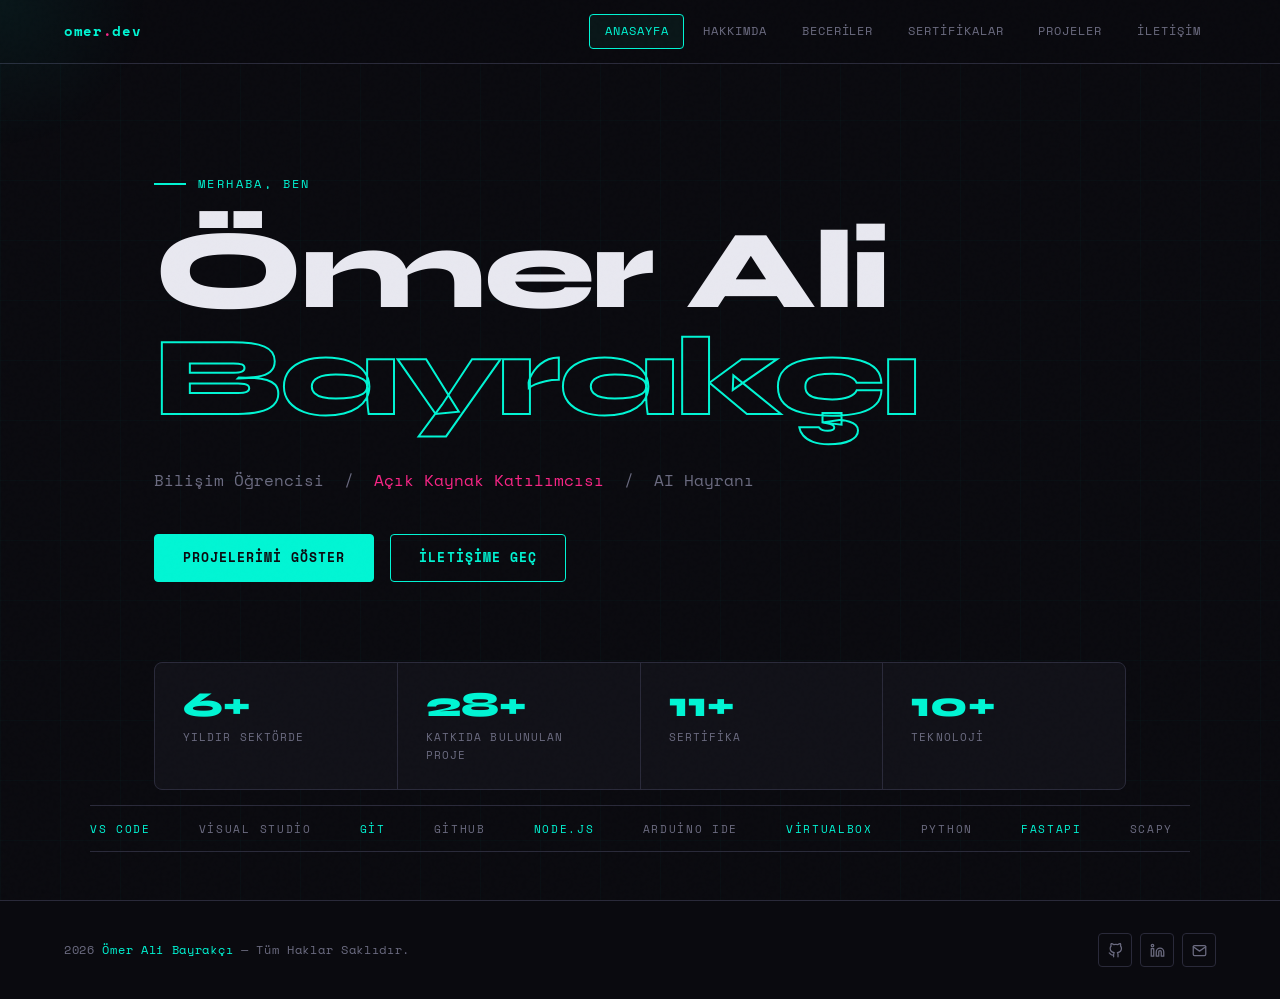
<file: index.html>
<!DOCTYPE html>
<html lang="tr">
<head>
  <meta charset="UTF-8" />
  <meta name="viewport" content="width=device-width, initial-scale=1.0" />
  <title>Ömer Ali Bayrakçı — Bilişim Öğrencisi</title>
  <link rel="stylesheet" href="style.css" />
</head>
<body>


<!-- NAV -->
<nav>
  <a href="index.html" class="nav-logo">omer<span style="color:var(--accent2)">.</span>dev</a>
  <div class="nav-links">
    <a href="index.html">Anasayfa</a>
    <a href="hakkimda.html">Hakkımda</a>
    <a href="beceriler.html">Beceriler</a>
    <a href="sertifikalar.html">Sertifikalar</a>
    <a href="projeler.html">Projeler</a>
    <a href="iletisim.html">İletişim</a>
  </div>
  <div class="hamburger" aria-label="Menu ac/kapat" role="button" tabindex="0">
    <span></span><span></span><span></span>
  </div>
</nav>

<main>

  <!-- HERO -->
  <div class="hero">
    <p class="hero-eyebrow">Merhaba, ben</p>
    <h1 class="hero-name">
      <span class="line1">Ömer Ali</span><br>
      <span class="line2">Bayrakçı</span>
    </h1>
    <p class="hero-role">
      Bilişim Öğrencisi &nbsp;/&nbsp;
      <span>Açık Kaynak Katılımcısı</span> &nbsp;/&nbsp;
      AI Hayranı
    </p>
    <div class="hero-cta">
      <a href="projeler.html" class="btn btn-primary">Projelerimi Göster</a>
      <a href="iletisim.html" class="btn btn-outline">İletişime Geç</a>
    </div>

    <!-- stats -->
    <div class="stats fade-up">
      <div class="stat-item">
        <div class="num" data-target="6" data-suffix="+">6+</div>
        <div class="label">Yıldır Sektörde</div>
      </div>
      <div class="stat-item">
        <div class="num" data-target="28" data-suffix="+">28+</div>
        <div class="label">Katkıda Bulunulan Proje</div>
      </div>
      <div class="stat-item">
        <div class="num" data-target="11" data-suffix="+">11+</div>
        <div class="label">Sertifika</div>
      </div>
      <div class="stat-item">
        <div class="num" data-target="10" data-suffix="+">10+</div>
        <div class="label">Teknoloji</div>
      </div>
    </div>

    <!-- ticker -->
    <div class="ticker-wrap">
      <div class="ticker">
        <span class="accent">VS Code</span>
        <span>Visual Studio</span>
        <span class="accent">Git</span>
        <span>GitHub</span>
        <span class="accent">Node.js</span>
        <span>Arduino IDE</span>
        <span class="accent">VirtualBox</span>
        <span>Python</span>
        <span class="accent">FastAPI</span>
        <span>Scapy</span>
        <span class="accent">WebSockets</span>
        <span>Docker</span>
        <span class="accent">Linux</span>
        <span>C++</span>
        <span class="accent">HTML</span>
        <span>CSS</span>
        <span class="accent">JavaScript</span>
        <span>C#</span>
        <span class="accent">SQL</span>
        <span>LM Studio</span>
        <span class="accent">ComfyUI</span>
      </div>
    </div>
  </div>

</main>

<!-- FOOTER -->
<footer>
  <span class="footer-copy">2026 <span>Ömer Ali Bayrakçı</span> — Tüm Haklar Saklıdır.</span>
  <div class="footer-socials">
    <a href="https://github.com/1337om3r" class="footer-social-link" aria-label="GitHub">
      <svg viewBox="0 0 24 24" fill="none" stroke="currentColor" stroke-width="2" stroke-linecap="round" stroke-linejoin="round">
        <path d="M9 19c-5 1.5-5-2.5-7-3m14 6v-3.87a3.37 3.37 0 0 0-.94-2.61c3.14-.35 6.44-1.54 6.44-7A5.44 5.44 0 0 0 20 4.77 5.07 5.07 0 0 0 19.91 1S18.73.65 16 2.48a13.38 13.38 0 0 0-7 0C6.27.65 5.09 1 5.09 1A5.07 5.07 0 0 0 5 4.77a5.44 5.44 0 0 0-1.5 3.78c0 5.42 3.3 6.61 6.44 7A3.37 3.37 0 0 0 9 18.13V22"/>
      </svg>
    </a>
    <a href="https://www.linkedin.com/in/%C3%B6mer-bayrak%C3%A7%C4%B1-4884a73b1/" class="footer-social-link" aria-label="LinkedIn">
      <svg viewBox="0 0 24 24" fill="none" stroke="currentColor" stroke-width="2" stroke-linecap="round" stroke-linejoin="round">
        <path d="M16 8a6 6 0 0 1 6 6v7h-4v-7a2 2 0 0 0-2-2 2 2 0 0 0-2 2v7h-4v-7a6 6 0 0 1 6-6z"/><rect x="2" y="9" width="4" height="12"/><circle cx="4" cy="4" r="2"/>
      </svg>
    </a>
    <a href="mailto:omeralibayrakcii@gmail.com" class="footer-social-link" aria-label="Email">
      <svg viewBox="0 0 24 24" fill="none" stroke="currentColor" stroke-width="2" stroke-linecap="round" stroke-linejoin="round">
        <path d="M4 4h16c1.1 0 2 .9 2 2v12c0 1.1-.9 2-2 2H4c-1.1 0-2-.9-2-2V6c0-1.1.9-2 2-2z"/><polyline points="22,6 12,13 2,6"/>
      </svg>
    </a>
  </div>
</footer>

<script src="main.js"></script>
</body>
</html>
</file>
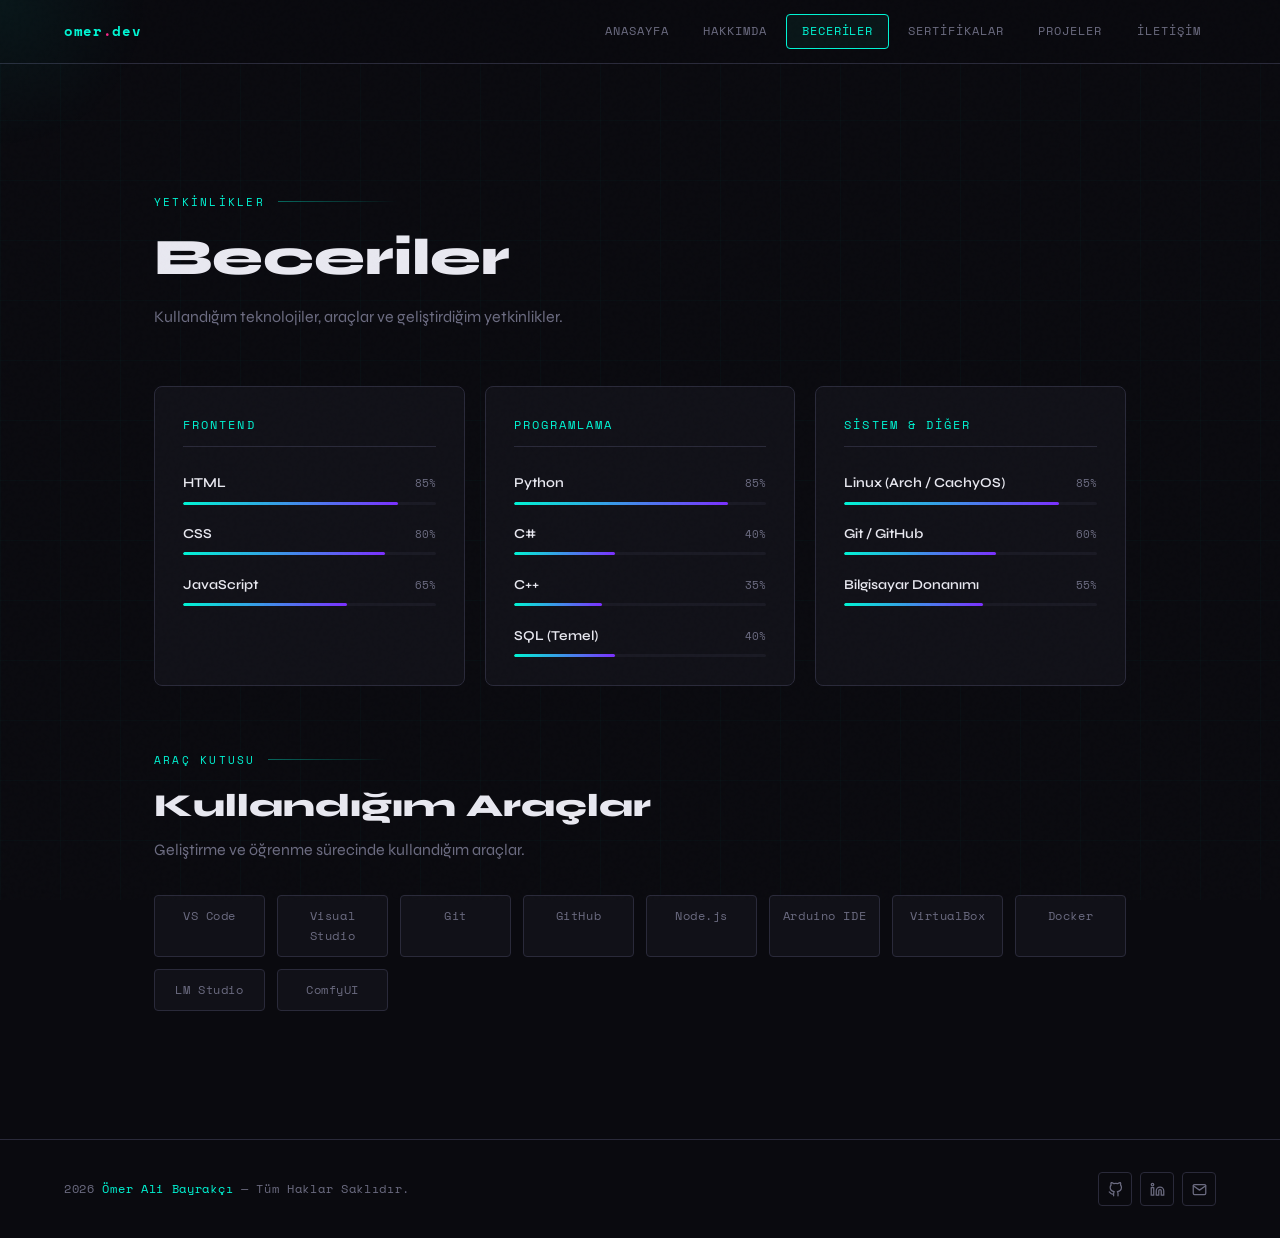
<file: beceriler.html>
<!DOCTYPE html>
<html lang="tr">
<head>
  <meta charset="UTF-8" />
  <meta name="viewport" content="width=device-width, initial-scale=1.0" />
  <title>Beceriler — Ömer Ali Bayrakçı</title>
  <link rel="stylesheet" href="style.css" />
</head>
<body>

<nav>
  <a href="index.html" class="nav-logo">omer<span style="color:var(--accent2)">.</span>dev</a>
  <div class="nav-links">
    <a href="index.html">Anasayfa</a>
    <a href="hakkimda.html">Hakkımda</a>
    <a href="beceriler.html">Beceriler</a>
    <a href="sertifikalar.html">Sertifikalar</a>
    <a href="projeler.html">Projeler</a>
    <a href="iletisim.html">İletişim</a>
  </div>
  <div class="hamburger" role="button" tabindex="0"><span></span><span></span><span></span></div>
</nav>

<main>
  <section class="page-section">
    <p class="section-label">Yetkinlikler</p>
    <h1 class="section-title">Beceriler</h1>
    <p class="section-sub">
      Kullandığım teknolojiler, araçlar ve geliştirdiğim yetkinlikler.
    </p>

    <div class="skills-grid">

      <!-- Frontend -->
      <div class="skill-category fade-up">
        <div class="skill-category-title">Frontend</div>

        <div class="skill-item">
          <div class="skill-header">
            <span class="skill-name">HTML</span>
            <span class="skill-pct">85%</span>
          </div>
          <div class="skill-bar-bg"><div class="skill-bar-fill" data-pct="85"></div></div>
        </div>

        <div class="skill-item">
          <div class="skill-header">
            <span class="skill-name">CSS</span>
            <span class="skill-pct">80%</span>
          </div>
          <div class="skill-bar-bg"><div class="skill-bar-fill" data-pct="80"></div></div>
        </div>

        <div class="skill-item">
          <div class="skill-header">
            <span class="skill-name">JavaScript</span>
            <span class="skill-pct">65%</span>
          </div>
          <div class="skill-bar-bg"><div class="skill-bar-fill" data-pct="65"></div></div>
        </div>

      </div>

      <!-- Backend / Programming -->
      <div class="skill-category fade-up">
        <div class="skill-category-title">Programlama</div>

        <div class="skill-item">
          <div class="skill-header">
            <span class="skill-name">Python</span>
            <span class="skill-pct">85%</span>
          </div>
          <div class="skill-bar-bg"><div class="skill-bar-fill" data-pct="85"></div></div>
        </div>

        <div class="skill-item">
          <div class="skill-header">
            <span class="skill-name">C#</span>
            <span class="skill-pct">40%</span>
          </div>
          <div class="skill-bar-bg"><div class="skill-bar-fill" data-pct="40"></div></div>
        </div>

        <div class="skill-item">
          <div class="skill-header">
            <span class="skill-name">C++</span>
            <span class="skill-pct">35%</span>
          </div>
          <div class="skill-bar-bg"><div class="skill-bar-fill" data-pct="35"></div></div>
        </div>

        <div class="skill-item">
          <div class="skill-header">
            <span class="skill-name">SQL (Temel)</span>
            <span class="skill-pct">40%</span>
          </div>
          <div class="skill-bar-bg"><div class="skill-bar-fill" data-pct="40"></div></div>
        </div>

      </div>

      <!-- Sistem & Diğer -->
      <div class="skill-category fade-up">
        <div class="skill-category-title">Sistem & Diğer</div>

        <div class="skill-item">
          <div class="skill-header">
            <span class="skill-name">Linux (Arch / CachyOS)</span>
            <span class="skill-pct">85%</span>
          </div>
          <div class="skill-bar-bg"><div class="skill-bar-fill" data-pct="85"></div></div>
        </div>

        <div class="skill-item">
          <div class="skill-header">
            <span class="skill-name">Git / GitHub</span>
            <span class="skill-pct">60%</span>
          </div>
          <div class="skill-bar-bg"><div class="skill-bar-fill" data-pct="60"></div></div>
        </div>

        <div class="skill-item">
          <div class="skill-header">
            <span class="skill-name">Bilgisayar Donanımı</span>
            <span class="skill-pct">55%</span>
          </div>
          <div class="skill-bar-bg"><div class="skill-bar-fill" data-pct="55"></div></div>
        </div>

      </div>

    </div>

    <!-- Araç Kutusu -->
    <div style="margin-top:4rem;">
  <p class="section-label">Araç Kutusu</p>
  <h2 class="section-title" style="font-size:clamp(1.4rem,3vw,2rem); margin-bottom:0.75rem;">
    Kullandığım Araçlar
  </h2>
  <p class="section-sub" style="margin-bottom:2rem;">
    Geliştirme ve öğrenme sürecinde kullandığım araçlar.
  </p>

  <div class="tools-grid">

    <div class="tool-pill fade-up">VS Code</div>
    <div class="tool-pill fade-up">Visual Studio</div>
    <div class="tool-pill fade-up">Git</div>
    <div class="tool-pill fade-up">GitHub</div>
    <div class="tool-pill fade-up">Node.js</div>
    <div class="tool-pill fade-up">Arduino IDE</div>
    <div class="tool-pill fade-up">VirtualBox</div>
    <div class="tool-pill fade-up">Docker </div>
    <div class="tool-pill fade-up">LM Studio</div>
    <div class="tool-pill fade-up">ComfyUI</div>

  </div>
    </div>
  </section>
</main>




<footer>
  <span class="footer-copy">2026 <span>Ömer Ali Bayrakçı</span> — Tüm Haklar Saklıdır.</span>
  <div class="footer-socials">
    <a href="https://github.com/1337om3r" class="footer-social-link" aria-label="GitHub">
      <svg viewBox="0 0 24 24" fill="none" stroke="currentColor" stroke-width="2" stroke-linecap="round" stroke-linejoin="round">
        <path d="M9 19c-5 1.5-5-2.5-7-3m14 6v-3.87a3.37 3.37 0 0 0-.94-2.61c3.14-.35 6.44-1.54 6.44-7A5.44 5.44 0 0 0 20 4.77 5.07 5.07 0 0 0 19.91 1S18.73.65 16 2.48a13.38 13.38 0 0 0-7 0C6.27.65 5.09 1 5.09 1A5.07 5.07 0 0 0 5 4.77a5.44 5.44 0 0 0-1.5 3.78c0 5.42 3.3 6.61 6.44 7A3.37 3.37 0 0 0 9 18.13V22"/>
      </svg>
    </a>
    <a href="https://www.linkedin.com/in/%C3%B6mer-bayrak%C3%A7%C4%B1-4884a73b1/" class="footer-social-link" aria-label="LinkedIn">
      <svg viewBox="0 0 24 24" fill="none" stroke="currentColor" stroke-width="2" stroke-linecap="round" stroke-linejoin="round">
        <path d="M16 8a6 6 0 0 1 6 6v7h-4v-7a2 2 0 0 0-2-2 2 2 0 0 0-2 2v7h-4v-7a6 6 0 0 1 6-6z"/><rect x="2" y="9" width="4" height="12"/><circle cx="4" cy="4" r="2"/>
      </svg>
    </a>
    <a href="mailto:omeralibayrakcii@gmail.com" class="footer-social-link" aria-label="Email">
      <svg viewBox="0 0 24 24" fill="none" stroke="currentColor" stroke-width="2" stroke-linecap="round" stroke-linejoin="round">
        <path d="M4 4h16c1.1 0 2 .9 2 2v12c0 1.1-.9 2-2 2H4c-1.1 0-2-.9-2-2V6c0-1.1.9-2 2-2z"/><polyline points="22,6 12,13 2,6"/>
      </svg>
    </a>
  </div>
</footer>

<script src="main.js"></script>
</body>
</html>
</file>
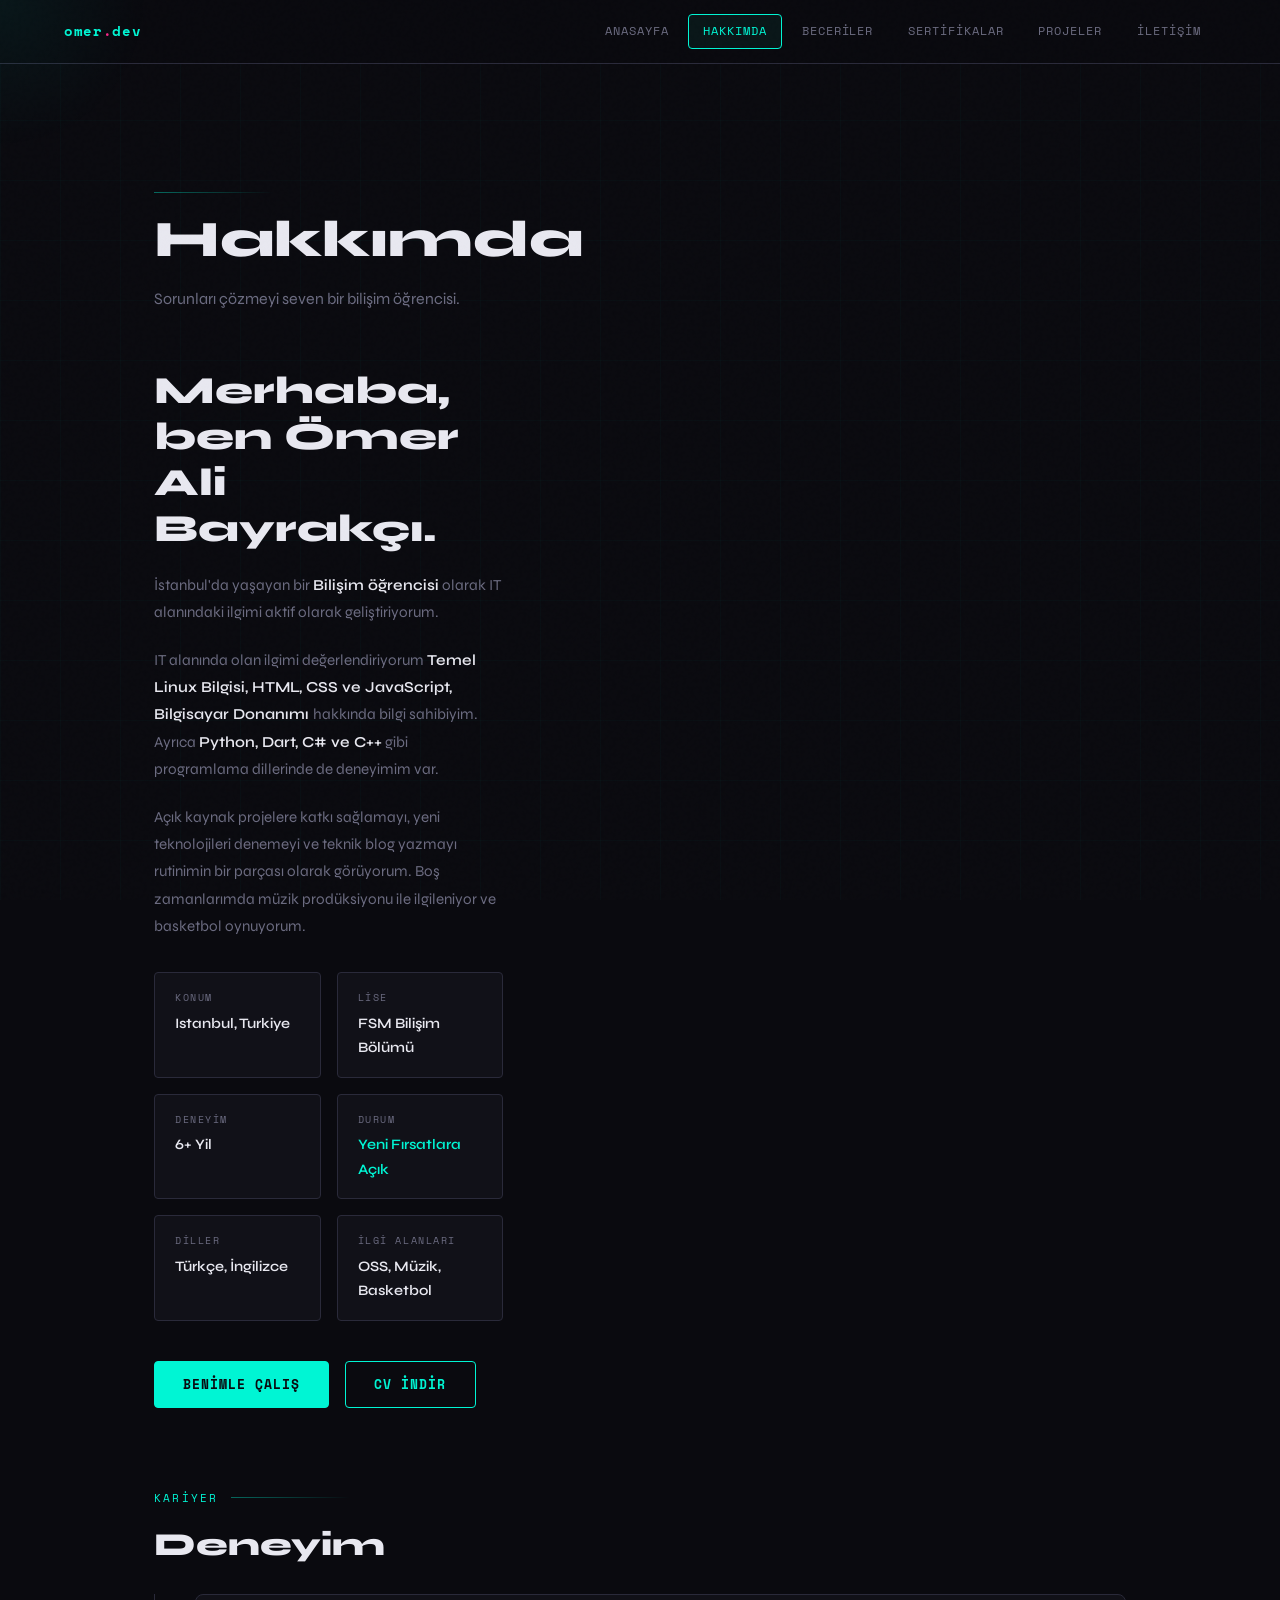
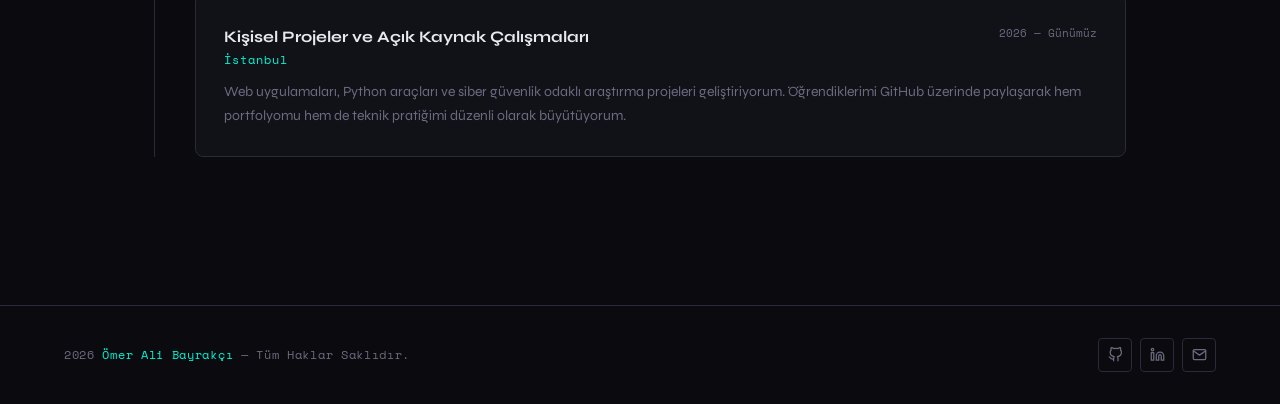
<file: hakkimda.html>
﻿<!DOCTYPE html>
<html lang="tr">
<head>
  <meta charset="UTF-8" />
  <meta name="viewport" content="width=device-width, initial-scale=1.0" />
  <title>Hakkımda — Ömer Ali Bayrakçı</title>
  <link rel="stylesheet" href="style.css" />
</head>
<body>

<nav>
  <a href="index.html" class="nav-logo">omer<span style="color:var(--accent2)">.</span>dev</a>
  <div class="nav-links">
    <a href="index.html">Anasayfa</a>
    <a href="hakkimda.html">Hakkımda</a>
    <a href="beceriler.html">Beceriler</a>
    <a href="sertifikalar.html">Sertifikalar</a>
    <a href="projeler.html">Projeler</a>
    <a href="iletisim.html">İletişim</a>
  </div>
  <div class="hamburger" role="button" tabindex="0"><span></span><span></span><span></span></div>
</nav>

<main>
  <section class="page-section">
    <p class="section-label"></p>
    <h1 class="section-title">Hakkımda</h1>
    <p class="section-sub">Sorunları çözmeyi seven bir bilişim öğrencisi.</p>

    <div class="about-grid">

      <!-- Text -->
      <div class="about-text fade-up">
        <h2>Merhaba, ben Ömer Ali Bayrakçı.</h2>
        <p>
          İstanbul'da yaşayan bir <strong>Bilişim öğrencisi</strong> olarak
          IT alanındaki ilgimi aktif olarak geliştiriyorum.
        </p>
        <p>
          IT alanında olan ilgimi değerlendiriyorum <strong>Temel Linux Bilgisi, HTML, CSS ve JavaScript, Bilgisayar Donanımı </strong> hakkında bilgi sahibiyim. Ayrıca 
          <strong>Python, Dart, C# ve C++</strong> gibi programlama dillerinde de deneyimim var.
        </p>
        <p>
          Açık kaynak projelere katkı sağlamayı, yeni teknolojileri denemeyi 
          ve teknik blog yazmayı rutinimin bir parçası olarak görüyorum. Boş zamanlarımda müzik prodüksiyonu ile ilgileniyor ve basketbol oynuyorum.
        </p>

        <div class="about-details">
          <div class="detail-item fade-up">
            <div class="d-label">Konum</div>
            <div class="d-value">Istanbul, Turkiye</div>
          </div>
          <div class="detail-item fade-up">
            <div class="d-label">LİSE</div>
            <div class="d-value">FSM Bilişim Bölümü </div>
          </div>
          <div class="detail-item fade-up">
            <div class="d-label">Deneyim</div>
            <div class="d-value">6+ Yil</div>
          </div>
          <div class="detail-item fade-up">
            <div class="d-label">Durum</div>
            <div class="d-value" style="color:var(--accent1)">Yeni Fırsatlara Açık</div>
          </div>
          <div class="detail-item fade-up">
            <div class="d-label">Diller</div>
            <div class="d-value">Türkçe, İngilizce</div>
          </div>
          <div class="detail-item fade-up">
            <div class="d-label">İlgi Alanları</div>
            <div class="d-value">OSS, Müzik, Basketbol</div>
          </div>
        </div>

        <div style="margin-top:2.5rem; display:flex; gap:1rem; flex-wrap:wrap;">
          <a href="iletisim.html" class="btn btn-primary">Benimle Çalış</a>
          <a href="pdf/OmerAliBayrakciCV.pdf" class="btn btn-outline">CV İndir</a>
        </div>
      </div>

    </div>

    <!-- Timeline -->
    <div style="margin-top:5rem;">
      <p class="section-label">Kariyer</p>
      <h2 class="section-title" style="font-size:clamp(1.4rem,3vw,2rem); margin-bottom:2rem;">Deneyim</h2>

      <div style="position:relative; padding-left:1.5rem; border-left:1px solid var(--border);">

        <div class="card fade-up" style="margin-bottom:1.25rem; margin-left:1rem;">
          <div style="display:flex; justify-content:space-between; align-items:flex-start; flex-wrap:wrap; gap:0.5rem; margin-bottom:0.6rem;">
            <div>
              <div style="font-weight:700; font-size:1rem;">Kişisel Projeler ve Açık Kaynak Çalışmaları</div>
              <div style="color:var(--accent1); font-family:var(--mono); font-size:0.75rem; letter-spacing:0.08em;">İstanbul</div>
            </div>
            <div style="font-family:var(--mono); font-size:0.7rem; color:var(--muted);">2026 — Günümüz</div>
          </div>
          <p style="color:var(--muted); font-size:0.875rem; line-height:1.7;">
            Web uygulamaları, Python araçları ve siber güvenlik odaklı araştırma projeleri geliştiriyorum.
            Öğrendiklerimi GitHub üzerinde paylaşarak hem portfolyomu hem de teknik pratiğimi düzenli olarak büyütüyorum.
          </p>
        </div>

      </div>
    </div>

  </section>
</main>

<footer>
  <span class="footer-copy">2026 <span>Ömer Ali Bayrakçı</span> — Tüm Haklar Saklıdır.</span>
  <div class="footer-socials">
    <a href="https://github.com/1337om3r" class="footer-social-link" aria-label="GitHub">
      <svg viewBox="0 0 24 24" fill="none" stroke="currentColor" stroke-width="2" stroke-linecap="round" stroke-linejoin="round">
        <path d="M9 19c-5 1.5-5-2.5-7-3m14 6v-3.87a3.37 3.37 0 0 0-.94-2.61c3.14-.35 6.44-1.54 6.44-7A5.44 5.44 0 0 0 20 4.77 5.07 5.07 0 0 0 19.91 1S18.73.65 16 2.48a13.38 13.38 0 0 0-7 0C6.27.65 5.09 1 5.09 1A5.07 5.07 0 0 0 5 4.77a5.44 5.44 0 0 0-1.5 3.78c0 5.42 3.3 6.61 6.44 7A3.37 3.37 0 0 0 9 18.13V22"/>
      </svg>
    </a>
    <a href="https://www.linkedin.com/in/%C3%B6mer-bayrak%C3%A7%C4%B1-4884a73b1/" class="footer-social-link" aria-label="LinkedIn">
      <svg viewBox="0 0 24 24" fill="none" stroke="currentColor" stroke-width="2" stroke-linecap="round" stroke-linejoin="round">
        <path d="M16 8a6 6 0 0 1 6 6v7h-4v-7a2 2 0 0 0-2-2 2 2 0 0 0-2 2v7h-4v-7a6 6 0 0 1 6-6z"/><rect x="2" y="9" width="4" height="12"/><circle cx="4" cy="4" r="2"/>
      </svg>
    </a>
    <a href="mailto:omeralibayrakcii@gmail.com" class="footer-social-link" aria-label="Email">
      <svg viewBox="0 0 24 24" fill="none" stroke="currentColor" stroke-width="2" stroke-linecap="round" stroke-linejoin="round">
        <path d="M4 4h16c1.1 0 2 .9 2 2v12c0 1.1-.9 2-2 2H4c-1.1 0-2-.9-2-2V6c0-1.1.9-2 2-2z"/><polyline points="22,6 12,13 2,6"/>
      </svg>
    </a>
  </div>
</footer>

<script src="main.js"></script>
</body>
</html>
</file>
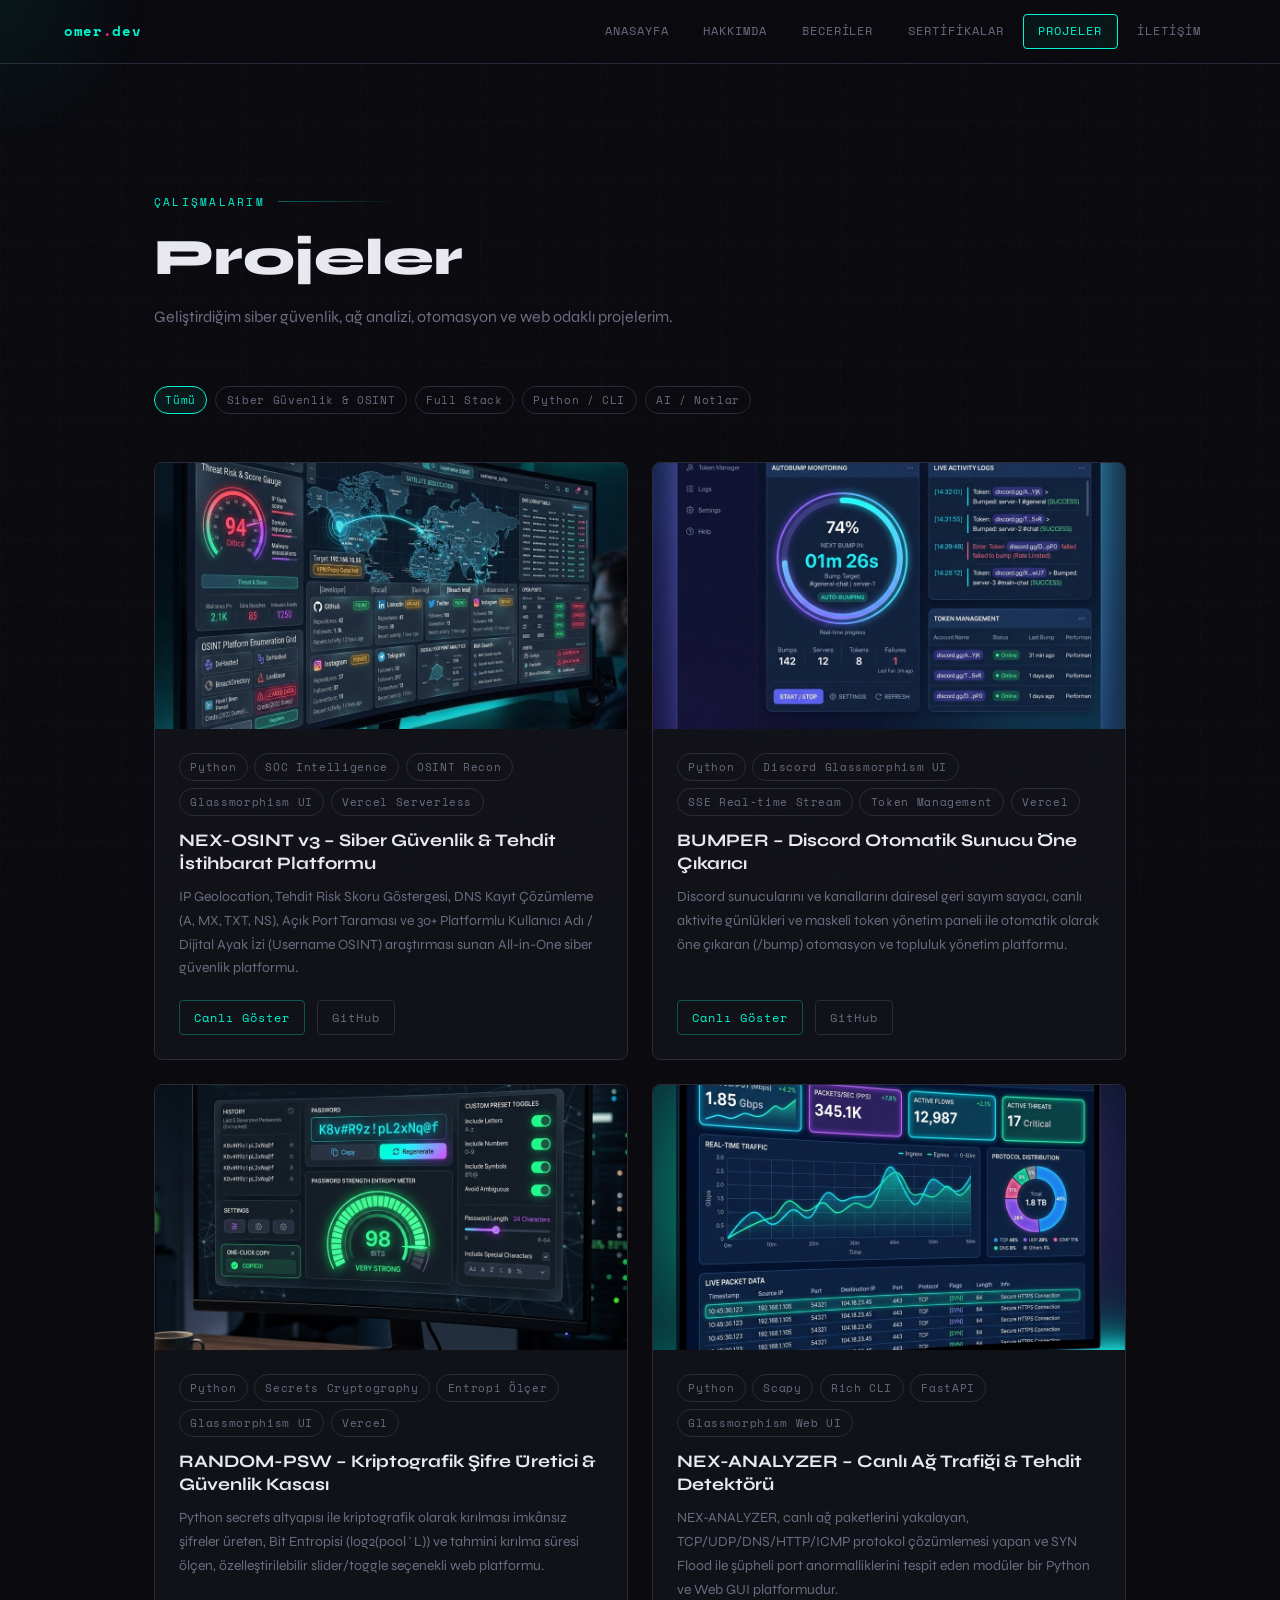
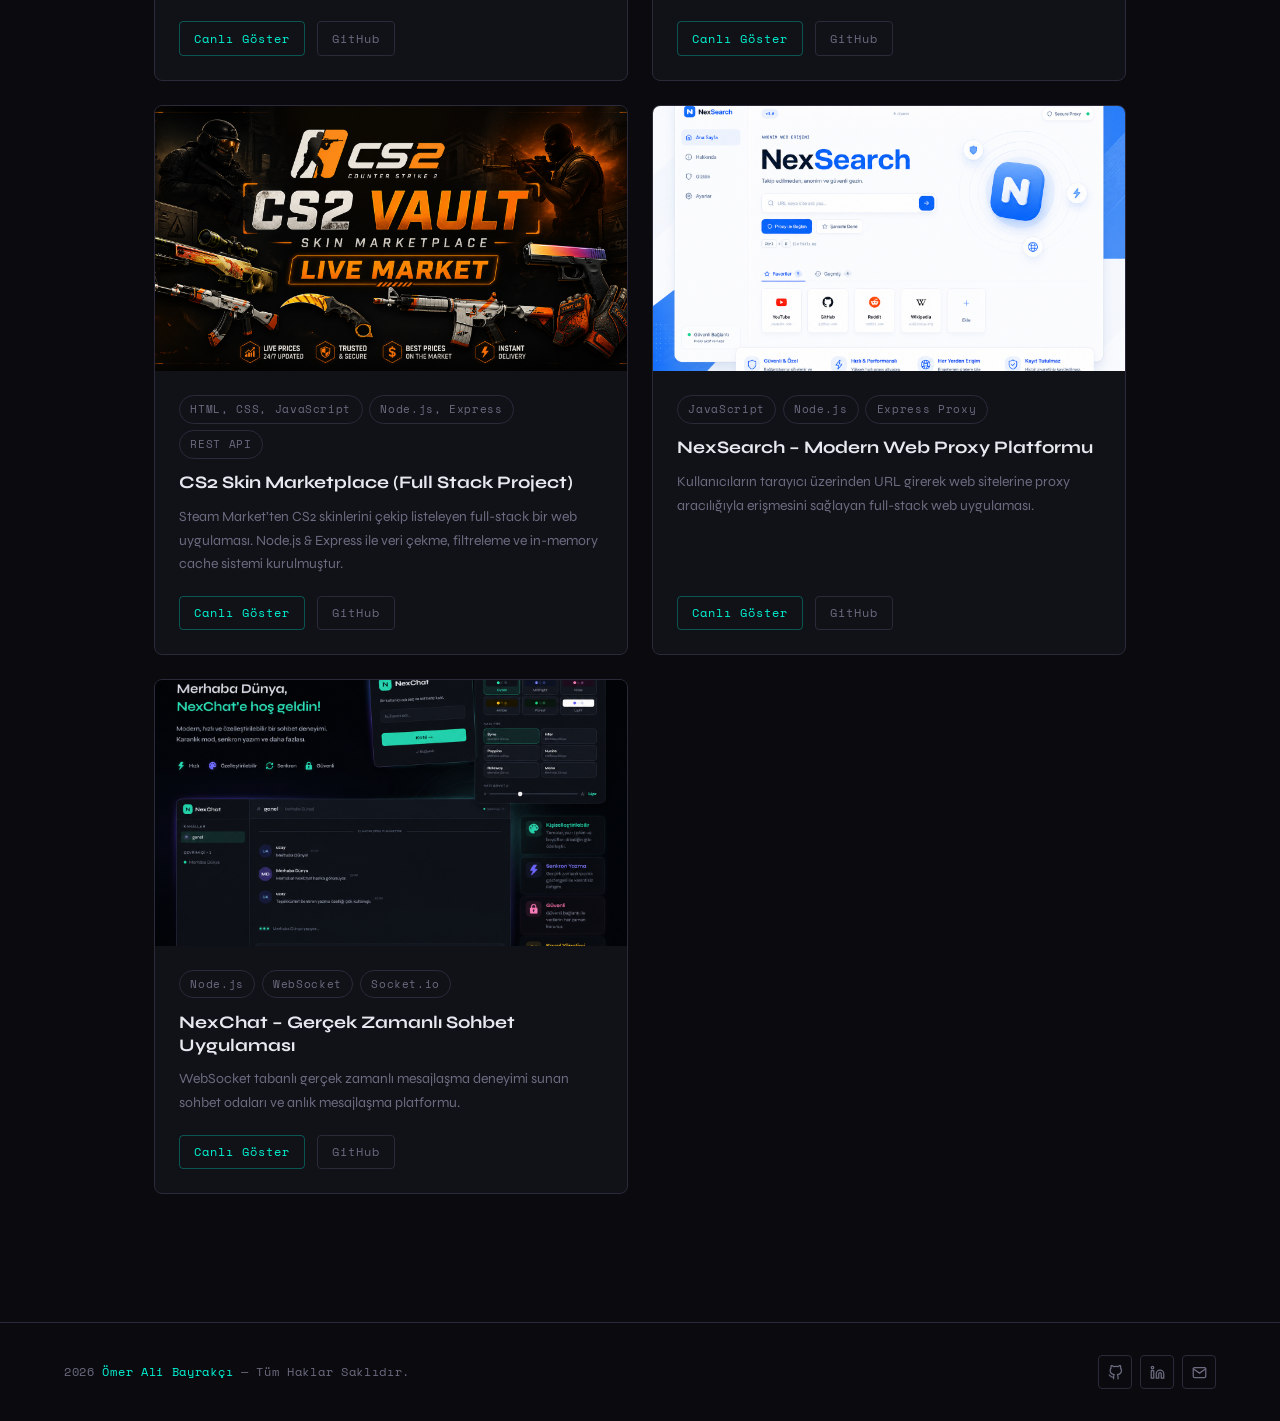
<file: projeler.html>
<!DOCTYPE html>
<html lang="tr">
<head>
  <meta charset="UTF-8" />
  <meta name="viewport" content="width=device-width, initial-scale=1.0" />
  <title>Projeler — Ömer Ali Bayrakçı</title>
  <link rel="stylesheet" href="style.css" />
</head>
<body>

<nav>
  <a href="index.html" class="nav-logo">omer<span style="color:var(--accent2)">.</span>dev</a>
  <div class="nav-links">
    <a href="index.html">Anasayfa</a>
    <a href="hakkimda.html">Hakkımda</a>
    <a href="beceriler.html">Beceriler</a>
    <a href="sertifikalar.html">Sertifikalar</a>
    <a href="projeler.html">Projeler</a>
    <a href="iletisim.html">İletişim</a>
  </div>
  <div class="hamburger" role="button" tabindex="0"><span></span><span></span><span></span></div>
</nav>

<main>
  <section class="page-section">
    <p class="section-label">Çalışmalarım</p>
    <h1 class="section-title">Projeler</h1>
    <p class="section-sub">Geliştirdiğim siber güvenlik, ağ analizi, otomasyon ve web odaklı projelerim.</p>

    <!-- Filter tags -->
    <div style="display:flex; flex-wrap:wrap; gap:0.5rem; margin-bottom:3rem;" id="filters">
      <span class="tag active" data-filter="all">Tümü</span>
      <span class="tag" data-filter="security">Siber Güvenlik & OSINT</span>
      <span class="tag" data-filter="fullstack">Full Stack</span>
      <span class="tag" data-filter="cli">Python / CLI</span>
      <span class="tag" data-filter="ai">AI / Notlar</span>
    </div>

    <div class="projects-grid" id="projects-grid">

      <!-- 1. NEX-OSINT -->
      <div class="project-card fade-up" data-category="security">
        <div class="project-thumb">
          <img src="images/nex-osint.png" alt="NEX-OSINT Showcase" style="width:100%; height:100%; object-fit:cover; display:block;">
        </div>
        <div class="project-body">
          <div class="project-tags">
            <span class="tag">Python</span>
            <span class="tag">SOC Intelligence</span>
            <span class="tag">OSINT Recon</span>
            <span class="tag">Glassmorphism UI</span>
            <span class="tag">Vercel Serverless</span>
          </div>
          <h3 class="project-title">NEX-OSINT v3 – Siber Güvenlik & Tehdit İstihbarat Platformu</h3>
          <p class="project-desc">
            IP Geolocation, Tehdit Risk Skoru Göstergesi, DNS Kayıt Çözümleme (A, MX, TXT, NS), Açık Port Taraması ve 30+ Platformlu Kullanıcı Adı / Dijital Ayak İzi (Username OSINT) araştırması sunan All-in-One siber güvenlik platformu.
          </p>
          <div class="project-links">
            <a href="https://nex-osint.vercel.app/" target="_blank" class="project-link">Canlı Göster</a>
            <a href="https://github.com/1337om3r/nex-osint" target="_blank" class="project-link gh">GitHub</a>
          </div>
        </div>
      </div>

      <!-- 2. BUMPER -->
      <div class="project-card fade-up" data-category="cli">
        <div class="project-thumb">
          <img src="images/bumper.png" alt="BUMPER Showcase" style="width:100%; height:100%; object-fit:cover; display:block;">
        </div>
        <div class="project-body">
          <div class="project-tags">
            <span class="tag">Python</span>
            <span class="tag">Discord Glassmorphism UI</span>
            <span class="tag">SSE Real-time Stream</span>
            <span class="tag">Token Management</span>
            <span class="tag">Vercel</span>
          </div>
          <h3 class="project-title">BUMPER – Discord Otomatik Sunucu Öne Çıkarıcı</h3>
          <p class="project-desc">
            Discord sunucularını ve kanallarını dairesel geri sayım sayacı, canlı aktivite günlükleri ve maskeli token yönetim paneli ile otomatik olarak öne çıkaran (/bump) otomasyon ve topluluk yönetim platformu.
          </p>
          <div class="project-links">
            <a href="https://bumper-nu.vercel.app/" target="_blank" class="project-link">Canlı Göster</a>
            <a href="https://github.com/1337om3r/bumper" target="_blank" class="project-link gh">GitHub</a>
          </div>
        </div>
      </div>

      <!-- 3. RANDOM-PSW -->
      <div class="project-card fade-up" data-category="security">
        <div class="project-thumb">
          <img src="images/random-psw.png" alt="RANDOM-PSW Showcase" style="width:100%; height:100%; object-fit:cover; display:block;">
        </div>
        <div class="project-body">
          <div class="project-tags">
            <span class="tag">Python</span>
            <span class="tag">Secrets Cryptography</span>
            <span class="tag">Entropi Ölçer</span>
            <span class="tag">Glassmorphism UI</span>
            <span class="tag">Vercel</span>
          </div>
          <h3 class="project-title">RANDOM-PSW – Kriptografik Şifre Üretici & Güvenlik Kasası</h3>
          <p class="project-desc">
            Python secrets altyapısı ile kriptografik olarak kırılması imkânsız şifreler üreten, Bit Entropisi (log2(pool^L)) ve tahmini kırılma süresi ölçen, özelleştirilebilir slider/toggle seçenekli web platformu.
          </p>
          <div class="project-links">
            <a href="https://random-psw.vercel.app/" target="_blank" class="project-link">Canlı Göster</a>
            <a href="https://github.com/1337om3r/random-psw" target="_blank" class="project-link gh">GitHub</a>
          </div>
        </div>
      </div>

      <!-- 4. NEX-ANALYZER -->
      <div class="project-card fade-up" data-category="security">
        <div class="project-thumb">
          <img src="images/nex-analyzer.png" alt="NEX-ANALYZER Showcase" style="width:100%; height:100%; object-fit:cover; display:block;">
        </div>
        <div class="project-body">
          <div class="project-tags">
            <span class="tag">Python</span>
            <span class="tag">Scapy</span>
            <span class="tag">Rich CLI</span>
            <span class="tag">FastAPI</span>
            <span class="tag">Glassmorphism Web UI</span>
          </div>
          <h3 class="project-title">NEX-ANALYZER – Canlı Ağ Trafiği & Tehdit Detektörü</h3>
          <p class="project-desc">
            NEX-ANALYZER, canlı ağ paketlerini yakalayan, TCP/UDP/DNS/HTTP/ICMP protokol çözümlemesi yapan ve SYN Flood ile şüpheli port anormalliklerini tespit eden modüler bir Python ve Web GUI platformudur.
          </p>
          <div class="project-links">
            <a href="https://nex-analyzer.vercel.app/" target="_blank" class="project-link">Canlı Göster</a>
            <a href="https://github.com/1337om3r/nex-analyzer" target="_blank" class="project-link gh">GitHub</a>
          </div>
        </div>
      </div>

      <!-- 5. CS2 Skin Marketplace -->
      <div class="project-card fade-up" data-category="fullstack">
        <div class="project-thumb">
          <img src="images/marketplace.png" alt="CS2 Marketplace Showcase" style="width:100%; height:100%; object-fit:cover; display:block;">
        </div>
        <div class="project-body">
          <div class="project-tags">
            <span class="tag">HTML, CSS, JavaScript</span>
            <span class="tag">Node.js, Express</span>
            <span class="tag">REST API</span>
          </div>
          <h3 class="project-title">CS2 Skin Marketplace (Full Stack Project)</h3>
          <p class="project-desc">
            Steam Market’ten CS2 skinlerini çekip listeleyen full-stack bir web uygulaması. Node.js & Express ile veri çekme, filtreleme ve in-memory cache sistemi kurulmuştur.
          </p>
          <div class="project-links">
            <a href="https://cs2-market-frontend.vercel.app/" target="_blank" class="project-link">Canlı Göster</a>
            <a href="https://github.com/1337om3r/cs2-market-backend" target="_blank" class="project-link gh">GitHub</a>
          </div>
        </div>
      </div>

      <!-- 6. NexSearch -->
      <div class="project-card fade-up" data-category="fullstack">
        <div class="project-thumb">
          <img src="images/projebanner-nexsearch.png" alt="NexSearch Showcase" style="width:100%; height:100%; object-fit:cover; display:block;">
        </div>
        <div class="project-body">
          <div class="project-tags">
            <span class="tag">JavaScript</span>
            <span class="tag">Node.js</span>
            <span class="tag">Express Proxy</span>
          </div>
          <h3 class="project-title">NexSearch – Modern Web Proxy Platformu</h3>
          <p class="project-desc">
            Kullanıcıların tarayıcı üzerinden URL girerek web sitelerine proxy aracılığıyla erişmesini sağlayan full-stack web uygulaması.
          </p>
          <div class="project-links">
            <a href="https://nex-search-frontend.vercel.app/" target="_blank" class="project-link">Canlı Göster</a>
            <a href="https://github.com/1337om3r/nex-search-backend" target="_blank" class="project-link gh">GitHub</a>
          </div>
        </div>
      </div>

      <!-- 7. NexChat -->
      <div class="project-card fade-up" data-category="fullstack">
        <div class="project-thumb">
          <img src="images/nexchat.png" alt="NexChat Showcase" style="width:100%; height:100%; object-fit:cover; display:block;">
        </div>
        <div class="project-body">
          <div class="project-tags">
            <span class="tag">Node.js</span>
            <span class="tag">WebSocket</span>
            <span class="tag">Socket.io</span>
          </div>
          <h3 class="project-title">NexChat – Gerçek Zamanlı Sohbet Uygulaması</h3>
          <p class="project-desc">
            WebSocket tabanlı gerçek zamanlı mesajlaşma deneyimi sunan sohbet odaları ve anlık mesajlaşma platformu.
          </p>
          <div class="project-links">
            <a href="https://nex-chat-4gqo.onrender.com/" target="_blank" class="project-link">Canlı Göster</a>
            <a href="https://github.com/1337om3r/nex-chat" target="_blank" class="project-link gh">GitHub</a>
          </div>
        </div>
      </div>

    </div>
  </section>
</main>

<footer>
  <span class="footer-copy">2026 <span>Ömer Ali Bayrakçı</span> — Tüm Haklar Saklıdır.</span>
  <div class="footer-socials">
    <a href="https://github.com/1337om3r" class="footer-social-link" aria-label="GitHub">
      <svg viewBox="0 0 24 24" fill="none" stroke="currentColor" stroke-width="2" stroke-linecap="round" stroke-linejoin="round">
        <path d="M9 19c-5 1.5-5-2.5-7-3m14 6v-3.87a3.37 3.37 0 0 0-.94-2.61c3.14-.35 6.44-1.54 6.44-7A5.44 5.44 0 0 0 20 4.77 5.07 5.07 0 0 0 19.91 1S18.73.65 16 2.48a13.38 13.38 0 0 0-7 0C6.27.65 5.09 1 5.09 1A5.07 5.07 0 0 0 5 4.77a5.44 5.44 0 0 0-1.5 3.78c0 5.42 3.3 6.61 6.44 7A3.37 3.37 0 0 0 9 18.13V22"/>
      </svg>
    </a>
    <a href="https://www.linkedin.com/in/%C3%B6mer-bayrak%C3%A7%C4%B1-4884a73b1/" class="footer-social-link" aria-label="LinkedIn">
      <svg viewBox="0 0 24 24" fill="none" stroke="currentColor" stroke-width="2" stroke-linecap="round" stroke-linejoin="round">
        <path d="M16 8a6 6 0 0 1 6 6v7h-4v-7a2 2 0 0 0-2-2 2 2 0 0 0-2 2v7h-4v-7a6 6 0 0 1 6-6z"/><rect x="2" y="9" width="4" height="12"/><circle cx="4" cy="4" r="2"/>
      </svg>
    </a>
    <a href="mailto:omeralibayrakcii@gmail.com" class="footer-social-link" aria-label="Email">
      <svg viewBox="0 0 24 24" fill="none" stroke="currentColor" stroke-width="2" stroke-linecap="round" stroke-linejoin="round">
        <path d="M4 4h16c1.1 0 2 .9 2 2v12c0 1.1-.9 2-2 2H4c-1.1 0-2-.9-2-2V6c0-1.1.9-2 2-2z"/><polyline points="22,6 12,13 2,6"/>
      </svg>
    </a>
  </div>
</footer>

<script src="main.js"></script>
<script>
  const filters = document.querySelectorAll('#filters .tag');
  const cards   = document.querySelectorAll('#projects-grid .project-card');

  filters.forEach(btn => {
    btn.addEventListener('click', () => {
      filters.forEach(b => b.classList.remove('active'));
      btn.classList.add('active');
      const filter = btn.dataset.filter;
      cards.forEach(card => {
        const show = filter === 'all' || card.dataset.category === filter;
        card.style.display = show ? 'flex' : 'none';
      });
    });
  });
</script>
</body>
</html>
</file>
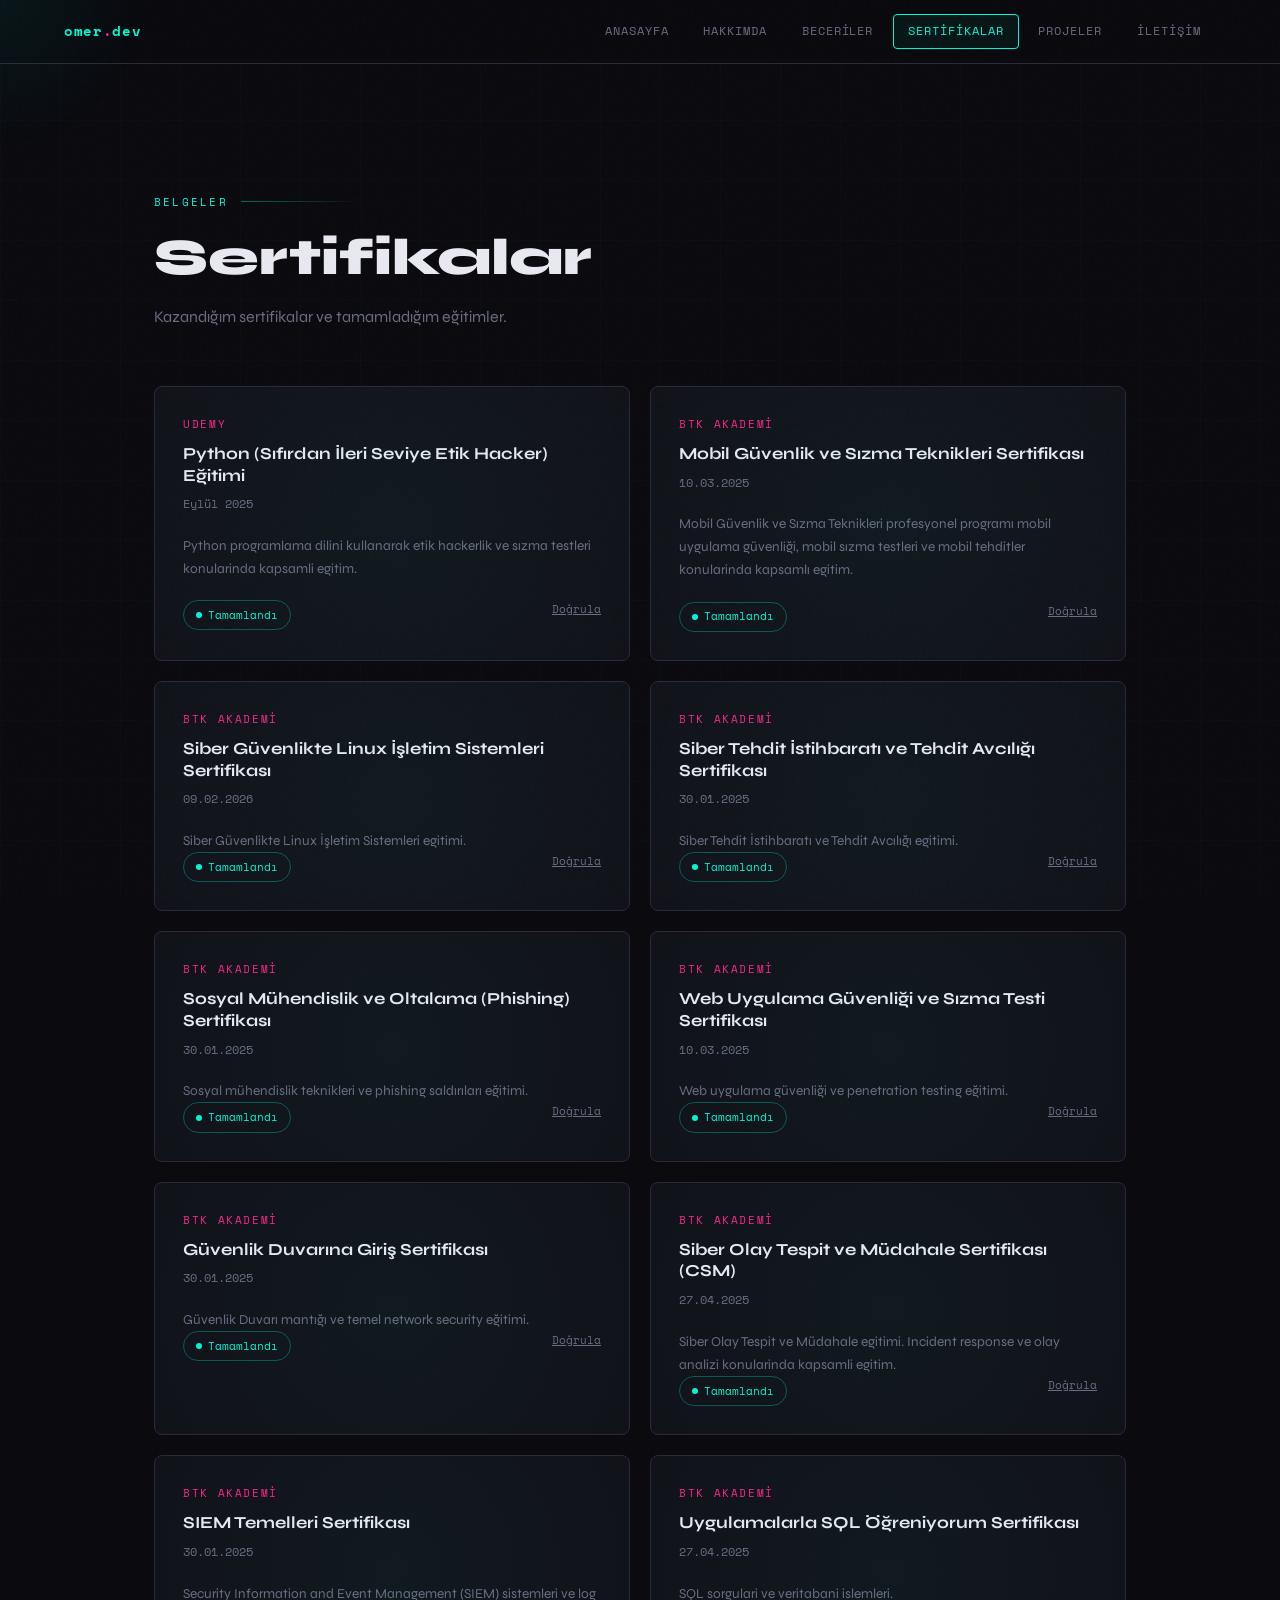
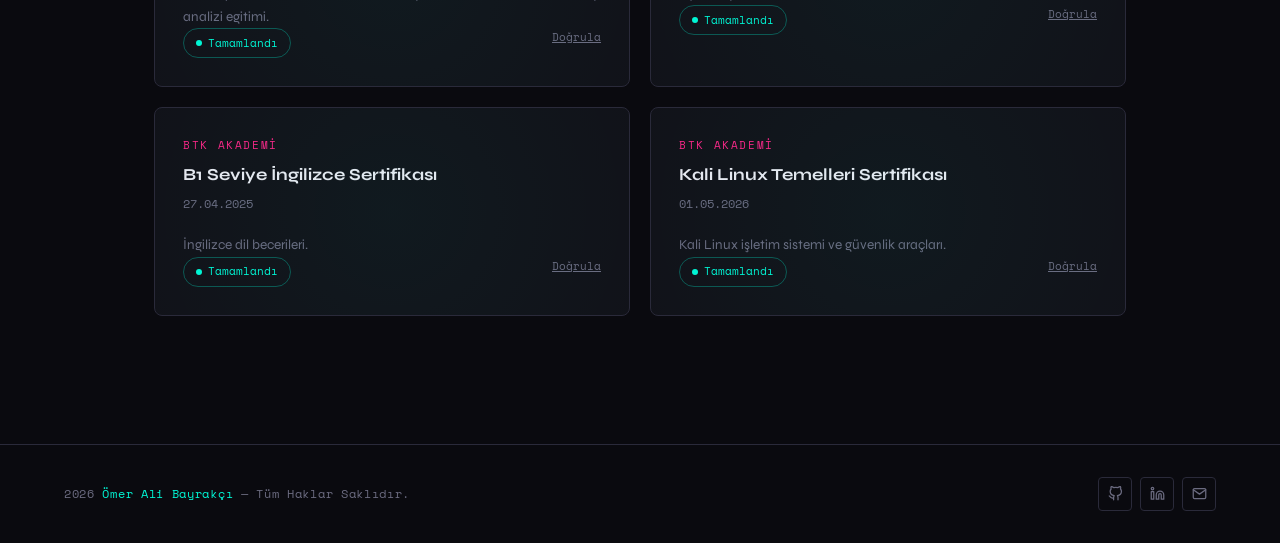
<file: sertifikalar.html>
﻿<!DOCTYPE html>
<html lang="tr">
<head>
  <meta charset="UTF-8" />
  <meta name="viewport" content="width=device-width, initial-scale=1.0" />
  <title>Sertifikalar — Ömer Ali Bayrakçı</title>
  <link rel="stylesheet" href="style.css" />
</head>
<body>

<nav>
  <a href="index.html" class="nav-logo">omer<span style="color:var(--accent2)">.</span>dev</a>
  <div class="nav-links">
    <a href="index.html">Anasayfa</a>
    <a href="hakkimda.html">Hakkımda</a>
    <a href="beceriler.html">Beceriler</a>
    <a href="sertifikalar.html">Sertifikalar</a>
    <a href="projeler.html">Projeler</a>
    <a href="iletisim.html">İletişim</a>
  </div>
  <div class="hamburger" role="button" tabindex="0"><span></span><span></span><span></span></div>
</nav>

<main>
  <section class="page-section">
    <p class="section-label">Belgeler</p>
    <h1 class="section-title">Sertifikalar</h1>
    <p class="section-sub">Kazandığım sertifikalar ve tamamladığım eğitimler.</p>

    <div class="cert-grid">

      <div class="cert-card fade-up">
        <div class="cert-issuer">Udemy</div>
        <div class="cert-title">Python (Sıfırdan İleri Seviye Etik Hacker) Eğitimi</div>
        <div class="cert-date">Eylül 2025</div>
        <p style="color:var(--muted); font-size:0.85rem; line-height:1.7; margin-bottom:1.25rem;">
          Python programlama dilini kullanarak etik hackerlik ve sızma testleri konularinda kapsamli egitim.
        </p>
        <div style="display:flex; justify-content:space-between; flex-wrap:wrap; gap:0.75rem;">
          <span class="cert-badge">Tamamlandı</span>
          <a href="pdf/Python_Sıfırdan_İleri_Seviye_Etik_Hacker_Örnekleri.pdf" target="_blank"
             style="font-family:var(--mono); font-size:0.68rem; color:var(--muted); text-decoration:underline;">
            Doğrula
          </a>
        </div>
      </div>

      <div class="cert-card fade-up">
        <div class="cert-issuer">BTK Akademi</div>
        <div class="cert-title">Mobil Güvenlik ve Sızma Teknikleri Sertifikası</div>
        <div class="cert-date">10.03.2025</div>
        <p style="color:var(--muted); font-size:0.85rem; line-height:1.7; margin-bottom:1.25rem;">
          Mobil Güvenlik ve Sızma Teknikleri profesyonel programı mobil uygulama güvenliği, mobil sızma testleri ve mobil tehditler konularinda kapsamlı egitim.
        </p>
        <div style="display:flex; justify-content:space-between; flex-wrap:wrap; gap:0.75rem;">
          <span class="cert-badge">Tamamlandı</span>
          <a href="pdf/Mobil_Güvenlik_Ve_Sızma_Teknikleri_Sertifika.pdf" target="_blank"
             style="font-family:var(--mono); font-size:0.68rem; color:var(--muted); text-decoration:underline;">Doğrula</a>
        </div>
      </div>

      <div class="cert-card fade-up">
        <div class="cert-issuer">BTK Akademi</div>
        <div class="cert-title">Siber Güvenlikte Linux İşletim Sistemleri Sertifikası</div>
        <div class="cert-date">09.02.2026</div>
        <p style="color:var(--muted); font-size:0.85rem;">
          Siber Güvenlikte Linux İşletim Sistemleri egitimi. 
        </p>
        <div style="display:flex; justify-content:space-between; flex-wrap:wrap; gap:0.75rem;">
          <span class="cert-badge">Tamamlandı</span>
          <a href="pdf/Siber_Güvenlikte_Linux_İşletim_Sistemleri_Sertifika-1.pdf" target="_blank"
             style="font-family:var(--mono); font-size:0.68rem; color:var(--muted); text-decoration:underline;">Doğrula</a>
        </div>
      </div>

      <div class="cert-card fade-up">
        <div class="cert-issuer">BTK Akademi</div>
        <div class="cert-title">Siber Tehdit İstihbaratı ve Tehdit Avcılığı Sertifikası</div>
        <div class="cert-date">30.01.2025</div>
        <p style="color:var(--muted); font-size:0.85rem;">
          Siber Tehdit İstihbaratı ve Tehdit Avcılığı egitimi.
        </p>
        <div style="display:flex; justify-content:space-between; flex-wrap:wrap; gap:0.75rem;">
          <span class="cert-badge">Tamamlandı</span>
          <a href="pdf/Siber_Tehdit_İstihbaratı_ve_Tehdit_Avcılığı_Sertifika.pdf" target="_blank"
             style="font-family:var(--mono); font-size:0.68rem; color:var(--muted); text-decoration:underline;">Doğrula</a>
        </div>
      </div>

      <div class="cert-card fade-up">
        <div class="cert-issuer">BTK Akademi</div>
        <div class="cert-title">Sosyal Mühendislik ve Oltalama (Phishing) Sertifikası</div>
        <div class="cert-date">30.01.2025</div>
        <p style="color:var(--muted); font-size:0.85rem;">
          Sosyal mühendislik teknikleri ve phishing saldırıları eğitimi.
        </p>
        <div style="display:flex; justify-content:space-between; flex-wrap:wrap; gap:0.75rem;">
          <span class="cert-badge">Tamamlandı</span>
          <a href="pdf/Sosyal_Mühendislik_ve_Oltalama_Sertifika.pdf" target="_blank"
             style="font-family:var(--mono); font-size:0.68rem; color:var(--muted); text-decoration:underline;">Doğrula</a>
        </div>
      </div>

      <div class="cert-card fade-up">
        <div class="cert-issuer">BTK Akademi</div>
        <div class="cert-title">Web Uygulama Güvenliği ve Sızma Testi Sertifikası</div>
        <div class="cert-date">10.03.2025</div>
        <p style="color:var(--muted); font-size:0.85rem;">
          Web uygulama güvenliği ve penetration testing eğitimi.
        </p>
        <div style="display:flex; justify-content:space-between; flex-wrap:wrap; gap:0.75rem;">
          <span class="cert-badge">Tamamlandı</span>
          <a href="pdf/Web_Uygulama_Güvenliği_ve_Sızma_Testi_Sertifika.pdf" target="_blank"
             style="font-family:var(--mono); font-size:0.68rem; color:var(--muted); text-decoration:underline;">Doğrula</a>
        </div>
      </div>

      <div class="cert-card fade-up">
        <div class="cert-issuer">BTK Akademi</div>
        <div class="cert-title">Güvenlik Duvarına Giriş Sertifikası</div>
        <div class="cert-date">30.01.2025</div>
        <p style="color:var(--muted); font-size:0.85rem;">
          Güvenlik Duvarı mantığı ve temel network security eğitimi.
        </p>
        <div style="display:flex; justify-content:space-between; flex-wrap:wrap; gap:0.75rem;">
          <span class="cert-badge">Tamamlandı</span>
          <a href="pdf/Güvenlik_Duvarına_Giriş_Sertifika.pdf" target="_blank"
             style="font-family:var(--mono); font-size:0.68rem; color:var(--muted); text-decoration:underline;">Doğrula</a>
        </div>
      </div>

      <div class="cert-card fade-up">
        <div class="cert-issuer">BTK Akademi</div>
        <div class="cert-title">Siber Olay Tespit ve Müdahale Sertifikası (CSM)</div>
        <div class="cert-date">27.04.2025</div>
        <p style="color:var(--muted); font-size:0.85rem;">
          Siber Olay Tespit ve Müdahale egitimi. Incident response ve olay analizi konularinda kapsamli egitim.
        </p>
        <div style="display:flex; justify-content:space-between; flex-wrap:wrap; gap:0.75rem;">
          <span class="cert-badge">Tamamlandı</span>
          <a href="pdf/Siber_Olay_Tespit_ve_Müdahale_Sertifika.pdf" target="_blank"
             style="font-family:var(--mono); font-size:0.68rem; color:var(--muted); text-decoration:underline;">Doğrula</a>
        </div>
      </div>

      <div class="cert-card fade-up">
        <div class="cert-issuer">BTK Akademi</div>
        <div class="cert-title">SIEM Temelleri Sertifikası</div>
        <div class="cert-date">30.01.2025</div>
        <p style="color:var(--muted); font-size:0.85rem;">
          Security Information and Event Management (SIEM) sistemleri ve log analizi egitimi.
        </p>
        <div style="display:flex; justify-content:space-between; flex-wrap:wrap; gap:0.75rem;">
          <span class="cert-badge">Tamamlandı</span>
          <a href="pdf/SIEM_Temelleri_Sertifika.pdf" target="_blank"
             style="font-family:var(--mono); font-size:0.68rem; color:var(--muted); text-decoration:underline;">Doğrula</a>
        </div>
      </div>

      <div class="cert-card fade-up">
        <div class="cert-issuer">BTK Akademi</div>
        <div class="cert-title">Uygulamalarla SQL Öğreniyorum Sertifikası</div>
        <div class="cert-date">27.04.2025</div>
        <p style="color:var(--muted); font-size:0.85rem;">
          SQL sorgulari ve veritabani islemleri.
        </p>
        <div style="display:flex; justify-content:space-between; flex-wrap:wrap; gap:0.75rem;">
          <span class="cert-badge">Tamamlandı</span>
          <a href="pdf/Uygulamalarla_SQL_Öğreniyorum_Sertifika.pdf" target="_blank"
             style="font-family:var(--mono); font-size:0.68rem; color:var(--muted); text-decoration:underline;">Doğrula</a>
        </div>
      </div>

            <div class="cert-card fade-up">
        <div class="cert-issuer">BTK Akademi</div>
        <div class="cert-title">B1 Seviye İngilizce Sertifikası</div>
        <div class="cert-date">27.04.2025</div>
        <p style="color:var(--muted); font-size:0.85rem;">
          İngilizce dil becerileri.
        </p>
        <div style="display:flex; justify-content:space-between; flex-wrap:wrap; gap:0.75rem;">
          <span class="cert-badge">Tamamlandı</span>
          <a href="pdf/B1_Seviye_İngilizce_Sertifika.pdf" target="_blank"
             style="font-family:var(--mono); font-size:0.68rem; color:var(--muted); text-decoration:underline;">Doğrula</a>
        </div>
      </div>

                  <div class="cert-card fade-up">
        <div class="cert-issuer">BTK Akademi</div>
        <div class="cert-title">Kali Linux Temelleri Sertifikası</div>
        <div class="cert-date">01.05.2026</div>
        <p style="color:var(--muted); font-size:0.85rem;">
          Kali Linux işletim sistemi ve güvenlik araçları.
        </p>
        <div style="display:flex; justify-content:space-between; flex-wrap:wrap; gap:0.75rem;">
          <span class="cert-badge">Tamamlandı</span>
          <a href="pdf/Kali_Linux_Sertifika.pdf" target="_blank"
             style="font-family:var(--mono); font-size:0.68rem; color:var(--muted); text-decoration:underline;">Doğrula</a>
        </div>
      </div>

    </div>
  </section>
</main>

<footer>
  <span class="footer-copy">2026 <span>Ömer Ali Bayrakçı</span> — Tüm Haklar Saklıdır.</span>
  <div class="footer-socials">
    <a href="https://github.com/1337om3r" class="footer-social-link" aria-label="GitHub">
      <svg viewBox="0 0 24 24" fill="none" stroke="currentColor" stroke-width="2" stroke-linecap="round" stroke-linejoin="round">
        <path d="M9 19c-5 1.5-5-2.5-7-3m14 6v-3.87a3.37 3.37 0 0 0-.94-2.61c3.14-.35 6.44-1.54 6.44-7A5.44 5.44 0 0 0 20 4.77 5.07 5.07 0 0 0 19.91 1S18.73.65 16 2.48a13.38 13.38 0 0 0-7 0C6.27.65 5.09 1 5.09 1A5.07 5.07 0 0 0 5 4.77a5.44 5.44 0 0 0-1.5 3.78c0 5.42 3.3 6.61 6.44 7A3.37 3.37 0 0 0 9 18.13V22"/>
      </svg>
    </a>
    <a href="https://www.linkedin.com/in/%C3%B6mer-bayrak%C3%A7%C4%B1-4884a73b1/" class="footer-social-link" aria-label="LinkedIn">
      <svg viewBox="0 0 24 24" fill="none" stroke="currentColor" stroke-width="2" stroke-linecap="round" stroke-linejoin="round">
        <path d="M16 8a6 6 0 0 1 6 6v7h-4v-7a2 2 0 0 0-2-2 2 2 0 0 0-2 2v7h-4v-7a6 6 0 0 1 6-6z"/><rect x="2" y="9" width="4" height="12"/><circle cx="4" cy="4" r="2"/>
      </svg>
    </a>
    <a href="mailto:omeralibayrakcii@gmail.com" class="footer-social-link" aria-label="Email">
      <svg viewBox="0 0 24 24" fill="none" stroke="currentColor" stroke-width="2" stroke-linecap="round" stroke-linejoin="round">
        <path d="M4 4h16c1.1 0 2 .9 2 2v12c0 1.1-.9 2-2 2H4c-1.1 0-2-.9-2-2V6c0-1.1.9-2 2-2z"/><polyline points="22,6 12,13 2,6"/>
      </svg>
    </a>
  </div>
</footer>

<script src="main.js"></script>
</body>
</html>
</file>
<file: style.css>
@import url('https://fonts.googleapis.com/css2?family=Space+Mono:wght@400;700&family=Syne:wght@400;600;700;800&display=swap');

/* ── Variables ─────────────────────────────────────────────── */
:root {
  --bg:        #0a0a0f;
  --bg2:       #111118;
  --bg3:       #1a1a24;
  --border:    #2a2a3a;
  --accent1:   #00f5d4;   /* cyan-mint */
  --accent2:   #f72585;   /* magenta   */
  --accent3:   #7b2fff;   /* violet    */
  --text:      #e8e8f0;
  --muted:     #6b6b80;
  --mono:      'Space Mono', monospace;
  --sans:      'Syne', sans-serif;
  --radius:    4px;
  --transition: 0.25s cubic-bezier(0.4, 0, 0.2, 1);
}

/* ── Reset ─────────────────────────────────────────────────── */
*, *::before, *::after { box-sizing: border-box; margin: 0; padding: 0; }
html { scroll-behavior: smooth; font-size: 16px; }
body {
  background: var(--bg);
  color: var(--text);
  font-family: var(--sans);
  line-height: 1.7;
  min-height: 100vh;
  overflow-x: hidden;
}
a { color: inherit; text-decoration: none; }
img { max-width: 100%; display: block; }
ul { list-style: none; }

/* ── Noise texture overlay ─────────────────────────────────── */
body::before {
  content: '';
  position: fixed;
  inset: 0;
  background-image: url("data:image/svg+xml,%3Csvg viewBox='0 0 256 256' xmlns='http://www.w3.org/2000/svg'%3E%3Cfilter id='noise'%3E%3CfeTurbulence type='fractalNoise' baseFrequency='0.9' numOctaves='4' stitchTiles='stitch'/%3E%3C/filter%3E%3Crect width='100%25' height='100%25' filter='url(%23noise)' opacity='0.035'/%3E%3C/svg%3E");
  pointer-events: none;
  z-index: 9999;
  opacity: 0.4;
}

/* ── Grid lines background ─────────────────────────────────── */
body::after {
  content: '';
  position: fixed;
  inset: 0;
  background-image:
    linear-gradient(rgba(0,245,212,0.025) 1px, transparent 1px),
    linear-gradient(90deg, rgba(0,245,212,0.025) 1px, transparent 1px);
  background-size: 60px 60px;
  pointer-events: none;
  z-index: 0;
}

/* ── Navigation ────────────────────────────────────────────── */
nav {
  position: fixed;
  top: 0;
  left: 0;
  right: 0;
  z-index: 100;
  background: rgba(10,10,15,0.85);
  backdrop-filter: blur(16px);
  -webkit-backdrop-filter: blur(16px);
  border-bottom: 1px solid var(--border);
  padding: 0 clamp(1.5rem, 5vw, 4rem);
  height: 64px;
  display: flex;
  align-items: center;
  justify-content: space-between;
}

.nav-logo {
  font-family: var(--mono);
  font-size: 0.85rem;
  color: var(--accent1);
  letter-spacing: 0.05em;
  font-weight: 700;
}

.nav-links {
  display: flex;
  gap: 0.25rem;
  align-items: center;
}

.nav-links a {
  font-family: var(--mono);
  font-size: 0.75rem;
  letter-spacing: 0.08em;
  text-transform: uppercase;
  color: var(--muted);
  padding: 0.4rem 0.9rem;
  border: 1px solid transparent;
  border-radius: var(--radius);
  transition: var(--transition);
}

.nav-links a:hover,
.nav-links a.active {
  color: var(--accent1);
  border-color: var(--accent1);
  background: rgba(0,245,212,0.05);
}

/* Hamburger */
.hamburger {
  display: none;
  flex-direction: column;
  gap: 5px;
  cursor: pointer;
  padding: 4px;
}
.hamburger span {
  display: block;
  width: 24px;
  height: 2px;
  background: var(--accent1);
  transition: var(--transition);
}

/* ── Page Wrapper ───────────────────────────────────────────── */
main {
  position: relative;
  z-index: 1;
  padding-top: 64px;
}

/* ── Section Base ───────────────────────────────────────────── */
section, .page-section {
  max-width: 1100px;
  margin: 0 auto;
  padding: clamp(4rem, 10vw, 8rem) clamp(1.5rem, 5vw, 4rem);
}

/* ── Section Label ──────────────────────────────────────────── */
.section-label {
  font-family: var(--mono);
  font-size: 0.7rem;
  letter-spacing: 0.2em;
  text-transform: uppercase;
  color: var(--accent1);
  margin-bottom: 1.2rem;
  display: flex;
  align-items: center;
  gap: 0.8rem;
}
.section-label::after {
  content: '';
  flex: 1;
  height: 1px;
  background: linear-gradient(90deg, var(--accent1), transparent);
  max-width: 120px;
  opacity: 0.4;
}

.section-title {
  font-family: var(--sans);
  font-size: clamp(2rem, 5vw, 3.2rem);
  font-weight: 800;
  line-height: 1.1;
  color: var(--text);
  margin-bottom: 1rem;
}

.section-sub {
  color: var(--muted);
  font-size: 1rem;
  max-width: 560px;
  margin-bottom: 3.5rem;
}

/* ── Divider ────────────────────────────────────────────────── */
.divider {
  width: 100%;
  height: 1px;
  background: linear-gradient(90deg, transparent, var(--border), transparent);
}

/* ── Buttons ────────────────────────────────────────────────── */
.btn {
  display: inline-flex;
  align-items: center;
  gap: 0.5rem;
  padding: 0.75rem 1.75rem;
  font-family: var(--mono);
  font-size: 0.8rem;
  letter-spacing: 0.08em;
  text-transform: uppercase;
  border-radius: var(--radius);
  cursor: pointer;
  transition: var(--transition);
  border: 1px solid transparent;
  font-weight: 700;
}

.btn-primary {
  background: var(--accent1);
  color: var(--bg);
  border-color: var(--accent1);
}
.btn-primary:hover {
  background: transparent;
  color: var(--accent1);
  box-shadow: 0 0 20px rgba(0,245,212,0.3);
}

.btn-outline {
  background: transparent;
  color: var(--accent1);
  border-color: var(--accent1);
}
.btn-outline:hover {
  background: rgba(0,245,212,0.08);
  box-shadow: 0 0 20px rgba(0,245,212,0.2);
}

/* ── Cards ──────────────────────────────────────────────────── */
.card {
  background: var(--bg2);
  border: 1px solid var(--border);
  border-radius: 8px;
  padding: 1.75rem;
  transition: var(--transition);
  position: relative;
  overflow: hidden;
}
.card::before {
  content: '';
  position: absolute;
  top: 0; left: 0; right: 0;
  height: 2px;
  background: linear-gradient(90deg, var(--accent1), var(--accent2));
  transform: scaleX(0);
  transform-origin: left;
  transition: transform 0.35s ease;
}
.card:hover {
  border-color: rgba(0,245,212,0.3);
  transform: translateY(-4px);
  box-shadow: 0 16px 40px rgba(0,0,0,0.4), 0 0 40px rgba(0,245,212,0.05);
}
.card:hover::before { transform: scaleX(1); }

/* ── Fade-in animation ──────────────────────────────────────── */
@keyframes fadeUp {
  from { opacity: 0; transform: translateY(24px); }
  to   { opacity: 1; transform: translateY(0); }
}
.fade-up {
  animation: none !important;
  opacity: 1 !important;
  transform: none !important;
}
.fade-up:nth-child(1) { animation-delay: 0.0s; }
.fade-up:nth-child(2) { animation-delay: 0.1s; }
.fade-up:nth-child(3) { animation-delay: 0.2s; }
.fade-up:nth-child(4) { animation-delay: 0.3s; }
.fade-up:nth-child(5) { animation-delay: 0.4s; }
.fade-up:nth-child(6) { animation-delay: 0.5s; }

/* ── Tag pills ──────────────────────────────────────────────── */
.tag {
  display: inline-block;
  font-family: var(--mono);
  font-size: 0.68rem;
  letter-spacing: 0.06em;
  padding: 0.25rem 0.65rem;
  border: 1px solid var(--border);
  border-radius: 999px;
  color: var(--muted);
  transition: var(--transition);
}
.tag:hover, .tag.active {
  border-color: var(--accent1);
  color: var(--accent1);
  background: rgba(0,245,212,0.06);
}

/* ============================================================
   HOME PAGE — hero
   ============================================================ */
.hero {
  min-height: calc(100vh - 64px);
  display: flex;
  flex-direction: column;
  justify-content: center;
  position: relative;
  padding: clamp(3rem, 8vw, 7rem) clamp(1.5rem, 5vw, 4rem);
  max-width: 1100px;
  margin: 0 auto;
}

.hero-eyebrow {
  font-family: var(--mono);
  font-size: 0.75rem;
  letter-spacing: 0.2em;
  color: var(--accent1);
  text-transform: uppercase;
  margin-bottom: 1.5rem;
  display: flex;
  align-items: center;
  gap: 0.75rem;
}
.hero-eyebrow::before {
  content: '';
  display: inline-block;
  width: 32px;
  height: 2px;
  background: var(--accent1);
}

.hero-name {
  font-size: clamp(3rem, 9vw, 7rem);
  font-weight: 800;
  line-height: 0.95;
  letter-spacing: -0.02em;
  margin-bottom: 0.5rem;
}

.hero-name .line1 { color: var(--text); }
.hero-name .line2 {
  -webkit-text-stroke: 2px var(--accent1);
  color: transparent;
}

.hero-role {
  font-family: var(--mono);
  font-size: clamp(0.85rem, 2vw, 1rem);
  color: var(--muted);
  margin-top: 1.75rem;
  margin-bottom: 2.5rem;
}
.hero-role span {
  color: var(--accent2);
}

.hero-cta {
  display: flex;
  gap: 1rem;
  flex-wrap: wrap;
}

/* Scrolling ticker */
.ticker-wrap {
  position: absolute;
  bottom: 3rem;
  left: 0;
  right: 0;
  overflow: hidden;
  border-top: 1px solid var(--border);
  border-bottom: 1px solid var(--border);
  padding: 0.8rem 0;
}
.ticker {
  display: flex;
  gap: 3rem;
  animation: ticker 20s linear infinite;
  white-space: nowrap;
}
.ticker span {
  font-family: var(--mono);
  font-size: 0.7rem;
  letter-spacing: 0.15em;
  color: var(--muted);
  text-transform: uppercase;
}
.ticker span.accent { color: var(--accent1); }
@keyframes ticker {
  from { transform: translateX(0); }
  to   { transform: translateX(-50%); }
}

/* ── Stats row ──────────────────────────────────────────────── */
.stats {
  display: grid;
  grid-template-columns: repeat(auto-fit, minmax(140px, 1fr));
  gap: 1px;
  background: var(--border);
  border: 1px solid var(--border);
  border-radius: 8px;
  overflow: hidden;
  margin-top: 5rem;
}
.stat-item {
  background: var(--bg2);
  padding: 1.5rem 1.75rem;
}
.stat-item .num {
  font-size: 2.2rem;
  font-weight: 800;
  color: var(--accent1);
  line-height: 1;
}
.stat-item .label {
  font-family: var(--mono);
  font-size: 0.68rem;
  color: var(--muted);
  letter-spacing: 0.1em;
  text-transform: uppercase;
  margin-top: 0.35rem;
}

/* ============================================================
   ABOUT PAGE
   ============================================================ */
.about-grid {
  display: grid;
  grid-template-columns: 1fr 1.6fr;
  gap: 4rem;
  align-items: start;
}

.about-photo-wrap {
  position: relative;
}
.about-photo {
  width: 100%;
  aspect-ratio: 3/4;
  object-fit: cover;
  border-radius: 8px;
  filter: grayscale(20%);
  border: 1px solid var(--border);
}
.about-photo-placeholder {
  width: 100%;
  aspect-ratio: 3/4;
  background: var(--bg3);
  border: 1px solid var(--border);
  border-radius: 8px;
  display: flex;
  align-items: center;
  justify-content: center;
  flex-direction: column;
  gap: 0.5rem;
  color: var(--muted);
  font-family: var(--mono);
  font-size: 0.75rem;
  letter-spacing: 0.1em;
}
.about-photo-placeholder svg {
  width: 48px;
  height: 48px;
  stroke: var(--muted);
  opacity: 0.4;
}
.about-photo-frame {
  position: absolute;
  top: 12px; left: 12px;
  width: 100%; height: 100%;
  border: 1px solid var(--accent1);
  border-radius: 8px;
  opacity: 0.25;
  pointer-events: none;
}

.about-text h2 {
  font-size: clamp(1.6rem, 4vw, 2.4rem);
  font-weight: 800;
  margin-bottom: 1.25rem;
  line-height: 1.2;
}
.about-text p {
  color: var(--muted);
  font-size: 0.95rem;
  margin-bottom: 1.25rem;
  line-height: 1.8;
}
.about-text p strong {
  color: var(--text);
  font-weight: 600;
}

.about-details {
  display: grid;
  grid-template-columns: 1fr 1fr;
  gap: 1rem;
  margin-top: 2rem;
}
.detail-item {
  background: var(--bg2);
  border: 1px solid var(--border);
  border-radius: var(--radius);
  padding: 1rem 1.25rem;
}
.detail-item .d-label {
  font-family: var(--mono);
  font-size: 0.65rem;
  letter-spacing: 0.15em;
  color: var(--muted);
  text-transform: uppercase;
  margin-bottom: 0.3rem;
}
.detail-item .d-value {
  font-size: 0.9rem;
  font-weight: 600;
  color: var(--text);
}

/* ============================================================
   SKILLS PAGE
   ============================================================ */
.skills-grid {
  display: grid;
  grid-template-columns: repeat(auto-fill, minmax(300px, 1fr));
  gap: 1.25rem;
}

.skill-category {
  background: var(--bg2);
  border: 1px solid var(--border);
  border-radius: 8px;
  padding: 1.75rem;
  transition: var(--transition);
}
.skill-category:hover {
  border-color: rgba(0,245,212,0.3);
  box-shadow: 0 8px 32px rgba(0,0,0,0.3);
}
.skill-category-title {
  font-family: var(--mono);
  font-size: 0.72rem;
  letter-spacing: 0.18em;
  text-transform: uppercase;
  color: var(--accent1);
  margin-bottom: 1.5rem;
  padding-bottom: 0.75rem;
  border-bottom: 1px solid var(--border);
}

.skill-item {
  margin-bottom: 1.1rem;
}
.skill-item:last-child { margin-bottom: 0; }
.skill-header {
  display: flex;
  justify-content: space-between;
  align-items: center;
  margin-bottom: 0.45rem;
}
.skill-name {
  font-size: 0.85rem;
  font-weight: 600;
}
.skill-pct {
  font-family: var(--mono);
  font-size: 0.7rem;
  color: var(--muted);
}
.skill-bar-bg {
  height: 3px;
  background: var(--bg3);
  border-radius: 99px;
  overflow: hidden;
}
.skill-bar-fill {
  height: 100%;
  border-radius: 99px;
  background: linear-gradient(90deg, var(--accent1), var(--accent3));
  width: 0;
  transition: width 1s cubic-bezier(0.4, 0, 0.2, 1);
}

.tools-grid {
  display: grid;
  grid-template-columns: repeat(auto-fill, minmax(100px, 1fr));
  gap: 0.75rem;
  margin-top: 2rem;
}
.tool-pill {
  background: var(--bg2);
  border: 1px solid var(--border);
  border-radius: var(--radius);
  padding: 0.65rem 0.75rem;
  text-align: center;
  font-family: var(--mono);
  font-size: 0.72rem;
  color: var(--muted);
  letter-spacing: 0.05em;
  transition: var(--transition);
}
.tool-pill:hover {
  border-color: var(--accent1);
  color: var(--accent1);
  background: rgba(0,245,212,0.04);
}

/* ============================================================
   CERTIFICATES PAGE
   ============================================================ */
.cert-grid {
  display: grid;
  grid-template-columns: repeat(auto-fill, minmax(320px, 1fr));
  gap: 1.25rem;
}

.cert-card {
  background: var(--bg2);
  border: 1px solid var(--border);
  border-radius: 8px;
  padding: 1.75rem;
  transition: var(--transition);
  position: relative;
  overflow: hidden;
}
.cert-card::after {
  content: '';
  position: absolute;
  top: -50%;
  right: -50%;
  width: 200%;
  height: 200%;
  background: radial-gradient(circle, rgba(0,245,212,0.04) 0%, transparent 60%);
  pointer-events: none;
}
.cert-card:hover {
  border-color: rgba(0,245,212,0.3);
  transform: translateY(-4px);
  box-shadow: 0 16px 40px rgba(0,0,0,0.35);
}

.cert-issuer {
  font-family: var(--mono);
  font-size: 0.68rem;
  letter-spacing: 0.15em;
  color: var(--accent2);
  text-transform: uppercase;
  margin-bottom: 0.6rem;
}
.cert-title {
  font-size: 1.05rem;
  font-weight: 700;
  margin-bottom: 0.5rem;
  line-height: 1.3;
}
.cert-date {
  font-family: var(--mono);
  font-size: 0.72rem;
  color: var(--muted);
  margin-bottom: 1.25rem;
}
.cert-badge {
  display: inline-flex;
  align-items: center;
  gap: 0.4rem;
  font-family: var(--mono);
  font-size: 0.68rem;
  color: var(--accent1);
  border: 1px solid rgba(0,245,212,0.3);
  border-radius: 99px;
  padding: 0.3rem 0.75rem;
}
.cert-badge::before {
  content: '';
  width: 6px;
  height: 6px;
  background: var(--accent1);
  border-radius: 50%;
  flex-shrink: 0;
}

/* ============================================================
   PROJECTS PAGE
   ============================================================ */
.projects-grid {
  display: grid;
  grid-template-columns: repeat(auto-fill, minmax(340px, 1fr));
  gap: 1.5rem;
}

.project-card {
  background: var(--bg2);
  border: 1px solid var(--border);
  border-radius: 8px;
  overflow: hidden;
  transition: var(--transition);
  display: flex;
  flex-direction: column;
}
.project-card:hover {
  border-color: rgba(0,245,212,0.35);
  transform: translateY(-5px);
  box-shadow: 0 20px 50px rgba(0,0,0,0.45), 0 0 30px rgba(0,245,212,0.06);
}

.project-thumb {
  width: 100%;
  aspect-ratio: 16/9;
  background: linear-gradient(135deg, var(--bg3) 0%, #1c1c2e 100%);
  display: flex;
  align-items: center;
  justify-content: center;
  position: relative;
  overflow: hidden;
}
.project-thumb-pattern {
  position: absolute;
  inset: 0;
  background-image: repeating-linear-gradient(
    45deg,
    rgba(0,245,212,0.04) 0px, rgba(0,245,212,0.04) 1px,
    transparent 1px, transparent 20px
  );
}
.project-thumb-label {
  font-family: var(--mono);
  font-size: 0.72rem;
  letter-spacing: 0.12em;
  color: var(--muted);
  z-index: 1;
}
.project-thumb-label img {
  width: 100%;
  height: 100%;
  object-fit: cover;
}
.project-thumb-code {
  display: grid;
  place-items: center;
  gap: 0.35rem;
  width: min(72%, 300px);
  aspect-ratio: 16/8;
  border: 1px solid rgba(0,245,212,0.35);
  border-radius: 8px;
  background:
    linear-gradient(180deg, rgba(0,245,212,0.08), rgba(0,0,0,0.18)),
    var(--bg);
  box-shadow: 0 20px 50px rgba(0,0,0,0.35);
  text-align: center;
}
.project-thumb-code strong {
  color: var(--accent1);
  font-size: clamp(1.4rem, 4vw, 2rem);
  line-height: 1;
}
.project-thumb-code small {
  color: var(--muted);
  font-size: 0.72rem;
  letter-spacing: 0.18em;
  text-transform: uppercase;
}

.project-body {
  padding: 1.5rem;
  flex: 1;
  display: flex;
  flex-direction: column;
}
.project-tags {
  display: flex;
  flex-wrap: wrap;
  gap: 0.4rem;
  margin-bottom: 0.85rem;
}
.project-title {
  font-size: 1.1rem;
  font-weight: 700;
  margin-bottom: 0.6rem;
  line-height: 1.3;
}
.project-desc {
  color: var(--muted);
  font-size: 0.875rem;
  line-height: 1.7;
  flex: 1;
  margin-bottom: 1.25rem;
}
.project-links {
  display: flex;
  gap: 0.75rem;
}
.project-link {
  font-family: var(--mono);
  font-size: 0.72rem;
  letter-spacing: 0.08em;
  color: var(--accent1);
  border: 1px solid rgba(0,245,212,0.3);
  border-radius: var(--radius);
  padding: 0.4rem 0.9rem;
  transition: var(--transition);
}
.project-link:hover {
  background: rgba(0,245,212,0.08);
}
.project-link.gh {
  color: var(--muted);
  border-color: var(--border);
}
.project-link.gh:hover {
  color: var(--text);
  border-color: var(--muted);
}

/* ============================================================
   CONTACT PAGE
   ============================================================ */
.contact-layout {
  display: grid;
  grid-template-columns: 1fr 1.4fr;
  gap: 4rem;
  align-items: start;
}

.contact-info h2 {
  font-size: clamp(1.6rem, 4vw, 2.4rem);
  font-weight: 800;
  line-height: 1.2;
  margin-bottom: 1rem;
}
.contact-info p {
  color: var(--muted);
  font-size: 0.925rem;
  line-height: 1.8;
  margin-bottom: 2rem;
}

.contact-links {
  display: flex;
  flex-direction: column;
  gap: 0.75rem;
}
.contact-link-item {
  display: flex;
  align-items: center;
  gap: 1rem;
  background: var(--bg2);
  border: 1px solid var(--border);
  border-radius: var(--radius);
  padding: 1rem 1.25rem;
  transition: var(--transition);
}
.contact-link-item:hover {
  border-color: rgba(0,245,212,0.3);
  background: rgba(0,245,212,0.03);
}
.contact-link-icon {
  width: 36px;
  height: 36px;
  border: 1px solid var(--border);
  border-radius: var(--radius);
  display: flex;
  align-items: center;
  justify-content: center;
  flex-shrink: 0;
  color: var(--accent1);
}
.contact-link-icon svg { width: 16px; height: 16px; }
.contact-link-label {
  font-family: var(--mono);
  font-size: 0.68rem;
  color: var(--muted);
  letter-spacing: 0.1em;
  text-transform: uppercase;
  margin-bottom: 0.15rem;
}
.contact-link-value {
  font-size: 0.875rem;
  font-weight: 600;
}

/* Contact form */
.contact-form {
  background: var(--bg2);
  border: 1px solid var(--border);
  border-radius: 8px;
  padding: 2rem;
}

.form-row {
  display: grid;
  grid-template-columns: 1fr 1fr;
  gap: 1rem;
}

.form-group {
  margin-bottom: 1.25rem;
}
.form-group label {
  display: block;
  font-family: var(--mono);
  font-size: 0.68rem;
  letter-spacing: 0.12em;
  text-transform: uppercase;
  color: var(--muted);
  margin-bottom: 0.5rem;
}
.form-group input,
.form-group textarea,
.form-group select {
  width: 100%;
  background: var(--bg);
  border: 1px solid var(--border);
  border-radius: var(--radius);
  color: var(--text);
  font-family: var(--sans);
  font-size: 0.9rem;
  padding: 0.75rem 1rem;
  transition: var(--transition);
  outline: none;
  appearance: none;
}
.form-group input:focus,
.form-group textarea:focus,
.form-group select:focus {
  border-color: var(--accent1);
  box-shadow: 0 0 0 3px rgba(0,245,212,0.08);
}
.form-group textarea {
  resize: vertical;
  min-height: 130px;
}

.form-submit {
  width: 100%;
  justify-content: center;
}

.form-success {
  display: none;
  text-align: center;
  padding: 2rem;
  font-family: var(--mono);
  font-size: 0.85rem;
  color: var(--accent1);
}

/* ============================================================
   FOOTER
   ============================================================ */
footer {
  position: relative;
  z-index: 1;
  border-top: 1px solid var(--border);
  padding: 2rem clamp(1.5rem, 5vw, 4rem);
  display: flex;
  align-items: center;
  justify-content: space-between;
  flex-wrap: wrap;
  gap: 1rem;
}
.footer-copy {
  font-family: var(--mono);
  font-size: 0.72rem;
  color: var(--muted);
  letter-spacing: 0.06em;
}
.footer-copy span { color: var(--accent1); }
.footer-socials {
  display: flex;
  gap: 0.5rem;
}
.footer-social-link {
  width: 34px;
  height: 34px;
  border: 1px solid var(--border);
  border-radius: var(--radius);
  display: flex;
  align-items: center;
  justify-content: center;
  color: var(--muted);
  transition: var(--transition);
}
.footer-social-link svg { width: 15px; height: 15px; }
.footer-social-link:hover {
  border-color: var(--accent1);
  color: var(--accent1);
}

/* ============================================================
   RESPONSIVE
   ============================================================ */
@media (max-width: 768px) {
  .nav-links { display: none; }
  .nav-links.open {
    display: flex;
    flex-direction: column;
    position: fixed;
    top: 64px; left: 0; right: 0;
    background: var(--bg);
    border-bottom: 1px solid var(--border);
    padding: 1rem 1.5rem 1.5rem;
    gap: 0.5rem;
    z-index: 99;
  }
  .hamburger { display: flex; }

  .about-grid,
  .contact-layout { grid-template-columns: 1fr; }
  .form-row { grid-template-columns: 1fr; }

  .hero-name { font-size: clamp(3.5rem, 15vw, 7rem); }
  .ticker-wrap { display: none; }

  .about-photo-wrap { max-width: 280px; }
  .about-details { grid-template-columns: 1fr; }
}

@media (max-width: 480px) {
  .skills-grid,
  .cert-grid,
  .projects-grid { grid-template-columns: 1fr; }
  .stats { grid-template-columns: repeat(2, 1fr); }
}
</file>
